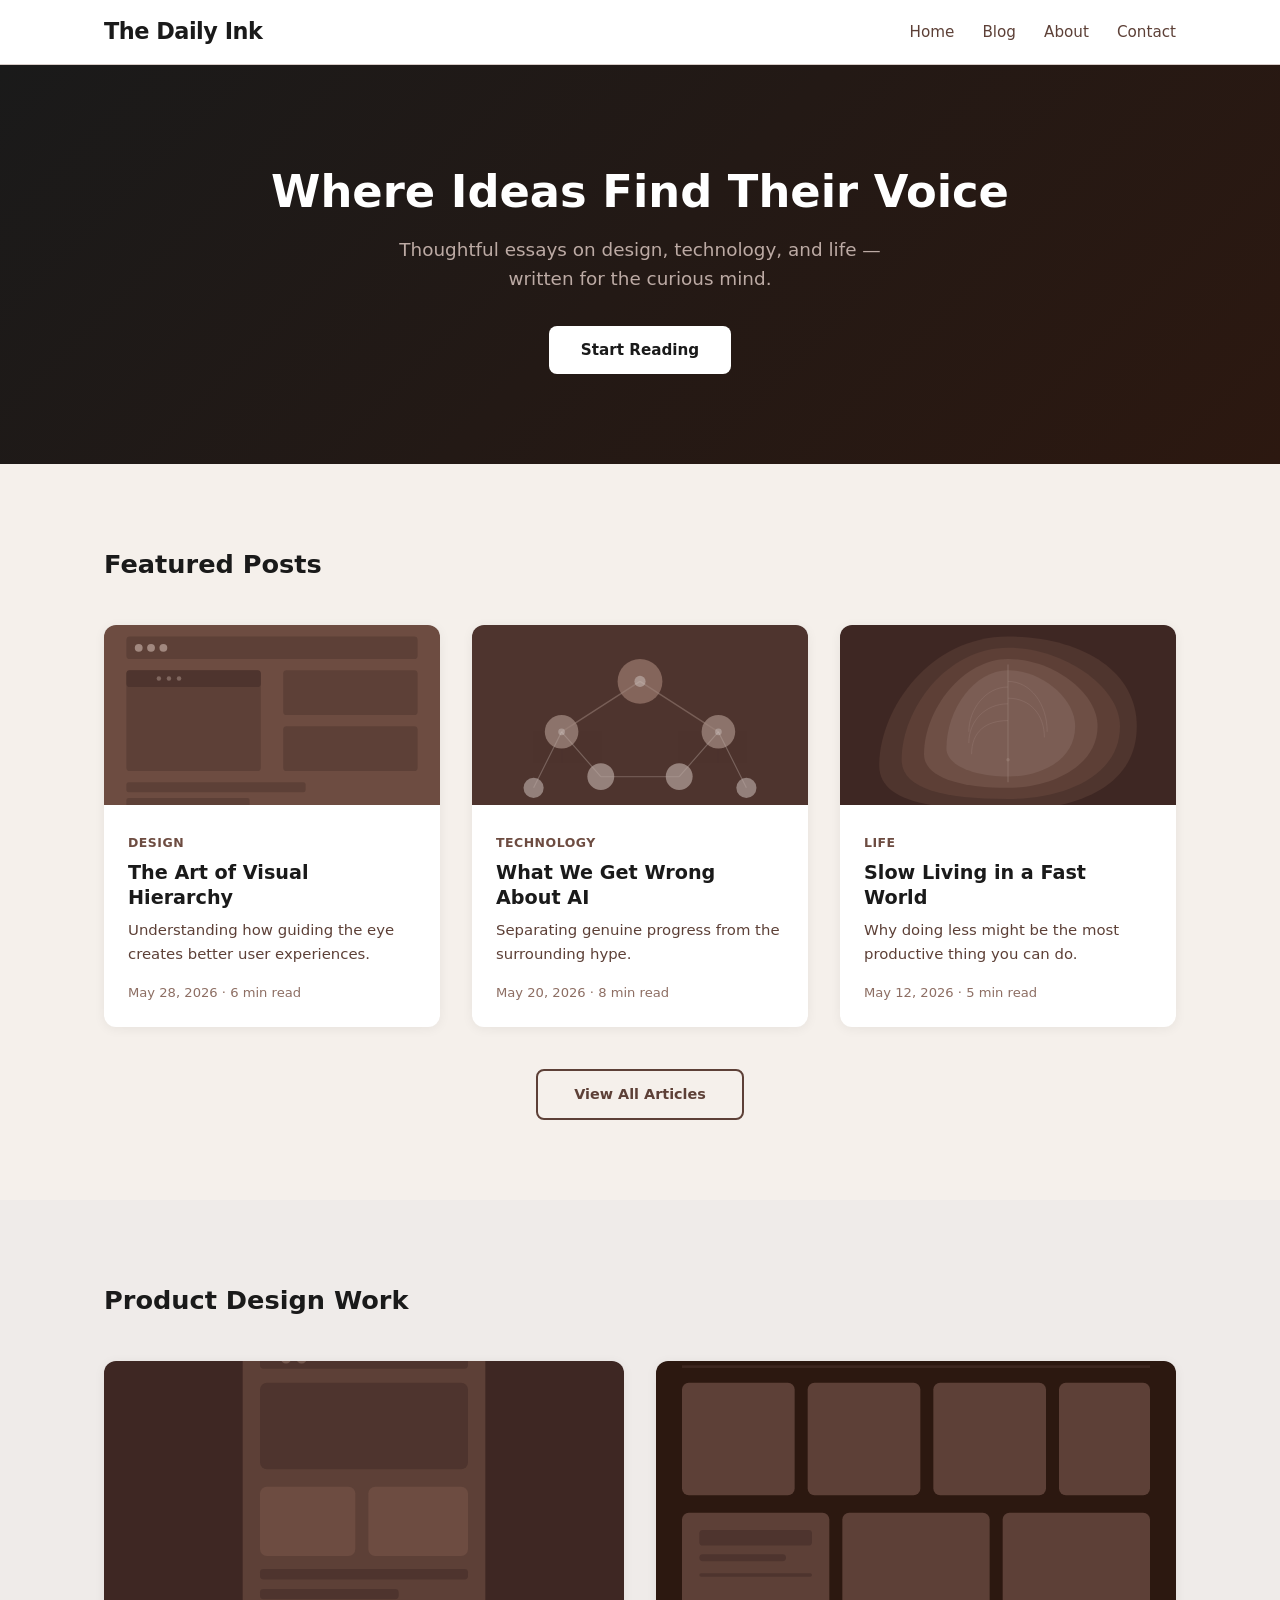
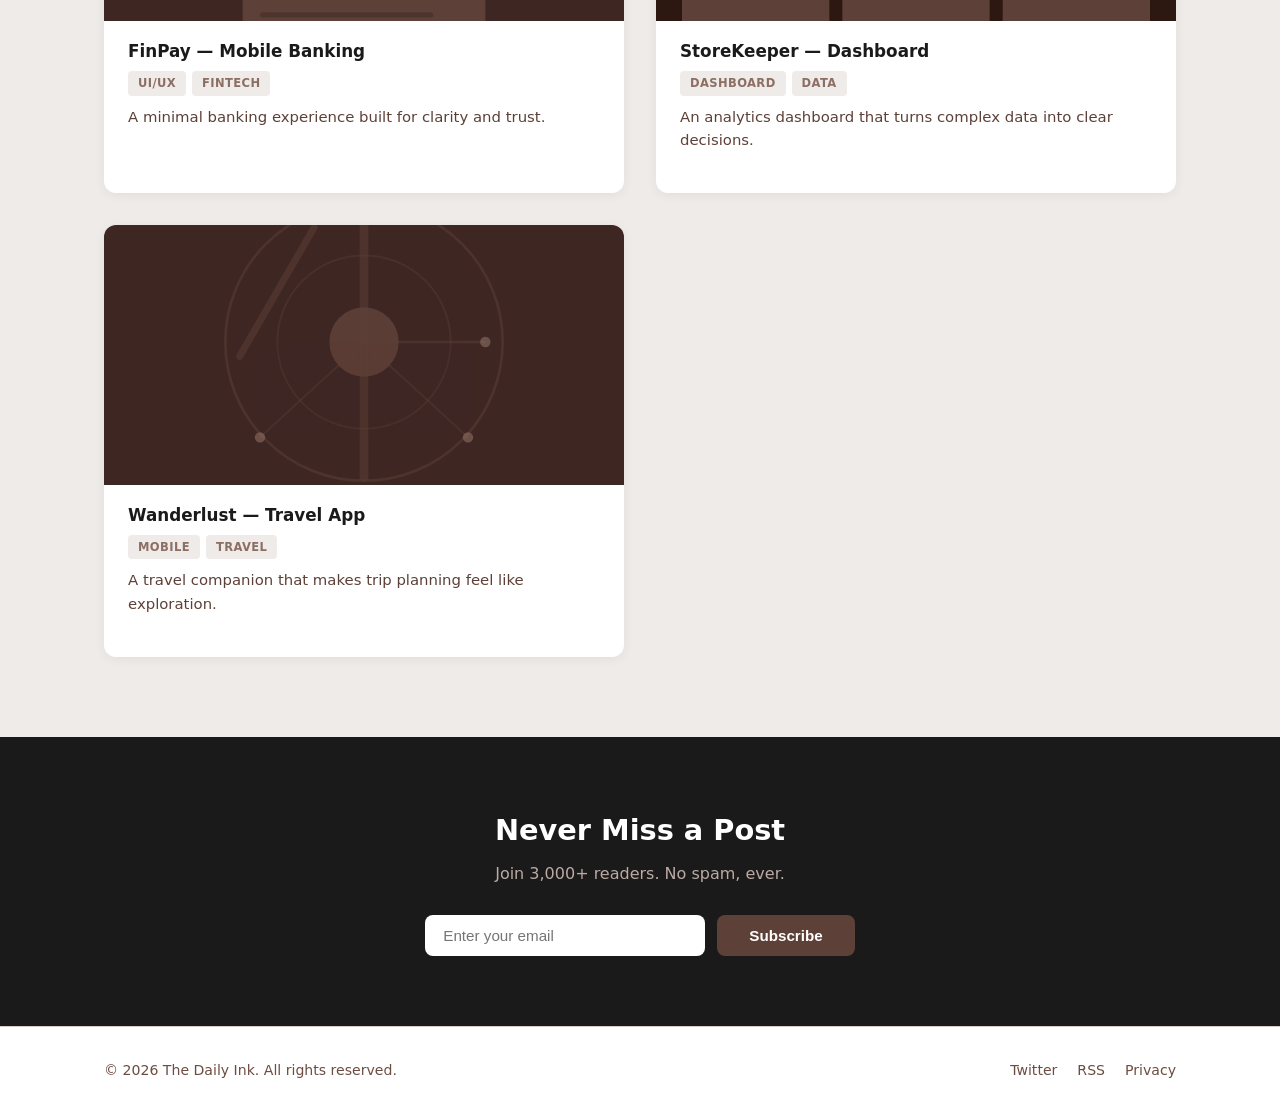
<file: index.html>
<!DOCTYPE html>
<html lang="en">
<head>
  <meta charset="UTF-8" />
  <meta name="viewport" content="width=device-width, initial-scale=1.0" />
  <title>The Daily Ink — Blog</title>
  <link rel="stylesheet" href="style.css" />
</head>
<body>
  <header class="site-header">
    <div class="container header-inner">
      <a href="#" class="logo">The Daily Ink</a>
      <button class="hamburger" id="hamburger" aria-label="Menu">
        <span></span>
        <span></span>
        <span></span>
      </button>
      <nav class="nav" id="nav">
        <a href="#">Home</a>
        <a href="blog.html">Blog</a>
        <a href="about.html">About</a>
        <a href="contact.html">Contact</a>
      </nav>
    </div>
  </header>

  <section class="hero">
    <div class="container hero-inner">
      <h1>Where Ideas Find Their Voice</h1>
      <p>Thoughtful essays on design, technology, and life — written for the curious mind.</p>
      <a href="#" class="btn">Start Reading</a>
    </div>
  </section>

  <section class="featured-posts">
    <div class="container">
      <h2 class="section-title">Featured Posts</h2>
      <div class="posts-grid">
        <a href="post-design.html" class="card">
          <div class="card-img">
            <svg viewBox="0 0 600 360" preserveAspectRatio="xMidYMid slice" xmlns="http://www.w3.org/2000/svg">
              <rect width="600" height="360" fill="#6d4c41"/>
              <rect x="40" y="40" width="520" height="40" rx="6" fill="#5d4037"/>
              <circle cx="62" cy="60" r="7" fill="#a1887f"/>
              <circle cx="84" cy="60" r="7" fill="#a1887f"/>
              <circle cx="106" cy="60" r="7" fill="#a1887f"/>
              <rect x="40" y="100" width="240" height="180" rx="6" fill="#5d4037"/>
              <rect x="40" y="100" width="240" height="30" rx="6" fill="#4e342e"/>
              <rect x="320" y="100" width="240" height="80" rx="6" fill="#5d4037"/>
              <rect x="320" y="200" width="240" height="80" rx="6" fill="#5d4037"/>
              <rect x="40" y="300" width="320" height="18" rx="4" fill="#5d4037"/>
              <rect x="40" y="328" width="220" height="18" rx="4" fill="#5d4037"/>
              <circle cx="98" cy="115" r="4" fill="#a1887f" opacity="0.6"/>
              <circle cx="116" cy="115" r="4" fill="#a1887f" opacity="0.6"/>
              <circle cx="134" cy="115" r="4" fill="#a1887f" opacity="0.6"/>
            </svg>
          </div>
          <div class="card-body">
            <span class="tag">Design</span>
            <h3>The Art of Visual Hierarchy</h3>
            <p class="excerpt">Understanding how guiding the eye creates better user experiences.</p>
            <div class="meta">May 28, 2026 &middot; 6 min read</div>
          </div>
        </a>
        <a href="post-ai.html" class="card">
          <div class="card-img">
            <svg viewBox="0 0 600 360" preserveAspectRatio="xMidYMid slice" xmlns="http://www.w3.org/2000/svg">
              <rect width="600" height="360" fill="#4e342e"/>
              <circle cx="300" cy="120" r="40" fill="#8d6e63" opacity="0.85"/>
              <circle cx="160" cy="210" r="30" fill="#a1887f" opacity="0.75"/>
              <circle cx="440" cy="210" r="30" fill="#a1887f" opacity="0.75"/>
              <circle cx="230" cy="290" r="24" fill="#bcaaa4" opacity="0.65"/>
              <circle cx="370" cy="290" r="24" fill="#bcaaa4" opacity="0.65"/>
              <circle cx="110" cy="310" r="18" fill="#d7ccc8" opacity="0.5"/>
              <circle cx="490" cy="310" r="18" fill="#d7ccc8" opacity="0.5"/>
              <line x1="300" y1="120" x2="160" y2="210" stroke="#a1887f" stroke-width="2.5" opacity="0.5"/>
              <line x1="300" y1="120" x2="440" y2="210" stroke="#a1887f" stroke-width="2.5" opacity="0.5"/>
              <line x1="160" y1="210" x2="230" y2="290" stroke="#bcaaa4" stroke-width="2" opacity="0.4"/>
              <line x1="160" y1="210" x2="110" y2="310" stroke="#bcaaa4" stroke-width="2" opacity="0.4"/>
              <line x1="440" y1="210" x2="370" y2="290" stroke="#bcaaa4" stroke-width="2" opacity="0.4"/>
              <line x1="440" y1="210" x2="490" y2="310" stroke="#bcaaa4" stroke-width="2" opacity="0.4"/>
              <line x1="230" y1="290" x2="370" y2="290" stroke="#bcaaa4" stroke-width="2" opacity="0.3"/>
              <circle cx="300" cy="120" r="10" fill="#fff" opacity="0.3"/>
              <circle cx="160" cy="210" r="6" fill="#fff" opacity="0.25"/>
              <circle cx="440" cy="210" r="6" fill="#fff" opacity="0.25"/>
            </svg>
          </div>
          <div class="card-body">
            <span class="tag">Technology</span>
            <h3>What We Get Wrong About AI</h3>
            <p class="excerpt">Separating genuine progress from the surrounding hype.</p>
            <div class="meta">May 20, 2026 &middot; 8 min read</div>
          </div>
        </a>
        <a href="post-slow-living.html" class="card">
          <div class="card-img">
            <svg viewBox="0 0 600 360" preserveAspectRatio="xMidYMid slice" xmlns="http://www.w3.org/2000/svg">
              <rect width="600" height="360" fill="#3e2723"/>
              <path d="M300 40 C160 40 70 170 70 270 C70 330 150 350 300 350 C420 350 530 310 530 200 C530 100 430 40 300 40Z" fill="#5d4037" opacity="0.55"/>
              <path d="M300 60 C190 60 110 170 110 260 C110 310 180 330 300 330 C400 330 500 290 500 200 C500 130 400 60 300 60Z" fill="#6d4c41" opacity="0.45"/>
              <path d="M300 80 C220 80 150 170 150 250 C150 290 210 310 300 310 C380 310 460 270 460 200 C460 140 380 80 300 80Z" fill="#8d6e63" opacity="0.35"/>
              <path d="M300 100 C240 100 190 170 190 240 C190 270 240 290 300 290 C360 290 420 260 420 200 C420 150 360 100 300 100Z" fill="#a1887f" opacity="0.25"/>
              <line x1="300" y1="90" x2="300" y2="300" stroke="#a1887f" stroke-width="2" opacity="0.45"/>
              <path d="M300 130 C260 130 230 170 230 210" fill="none" stroke="#a1887f" stroke-width="1.5" opacity="0.35"/>
              <path d="M300 160 C260 160 230 190 230 230" fill="none" stroke="#a1887f" stroke-width="1.5" opacity="0.35"/>
              <path d="M300 190 C260 190 235 210 235 250" fill="none" stroke="#a1887f" stroke-width="1.5" opacity="0.35"/>
              <path d="M300 120 C340 120 370 160 370 210" fill="none" stroke="#a1887f" stroke-width="1.5" opacity="0.35"/>
              <path d="M300 150 C340 150 365 180 365 220" fill="none" stroke="#a1887f" stroke-width="1.5" opacity="0.35"/>
              <circle cx="300" cy="260" r="3" fill="#a1887f" opacity="0.5"/>
            </svg>
          </div>
          <div class="card-body">
            <span class="tag">Life</span>
            <h3>Slow Living in a Fast World</h3>
            <p class="excerpt">Why doing less might be the most productive thing you can do.</p>
            <div class="meta">May 12, 2026 &middot; 5 min read</div>
          </div>
        </a>
      </div>
      <div class="section-footer">
        <a href="blog.html" class="btn btn-outline-secondary">View All Articles</a>
      </div>
    </div>
  </section>

  <section class="my-work">
    <div class="container">
      <h2 class="section-title">Product Design Work</h2>
      <div class="work-grid">
        <a href="#" class="work-card">
          <div class="work-thumb">
            <svg viewBox="0 0 600 450" preserveAspectRatio="xMidYMid slice" xmlns="http://www.w3.org/2000/svg">
              <rect width="600" height="450" fill="#3e2723"/>
              <rect x="160" y="40" width="280" height="400" rx="24" fill="#5d4037"/>
              <rect x="180" y="60" width="240" height="24" rx="4" fill="#4e342e"/>
              <circle cx="210" cy="72" r="6" fill="#8d6e63" opacity="0.6"/>
              <circle cx="228" cy="72" r="6" fill="#8d6e63" opacity="0.6"/>
              <rect x="180" y="100" width="240" height="100" rx="8" fill="#4e342e"/>
              <rect x="180" y="220" width="110" height="80" rx="8" fill="#6d4c41"/>
              <rect x="305" y="220" width="115" height="80" rx="8" fill="#6d4c41"/>
              <rect x="180" y="315" width="240" height="12" rx="4" fill="#4e342e"/>
              <rect x="180" y="338" width="160" height="12" rx="4" fill="#4e342e"/>
              <rect x="180" y="365" width="200" height="6" rx="3" fill="#4e342e"/>
              <circle cx="300" cy="410" r="16" fill="#8d6e63" opacity="0.4"/>
            </svg>
            <div class="work-overlay">
              <span class="work-view-btn">View Project</span>
            </div>
          </div>
          <div class="work-body">
            <h3>FinPay — Mobile Banking</h3>
            <div class="work-tags">
              <span>UI/UX</span>
              <span>FinTech</span>
            </div>
            <p class="excerpt">A minimal banking experience built for clarity and trust.</p>

          </div>
        </a>
        <a href="#" class="work-card">
          <div class="work-thumb">
            <svg viewBox="0 0 600 450" preserveAspectRatio="xMidYMid slice" xmlns="http://www.w3.org/2000/svg">
              <rect width="600" height="450" fill="#2c1810"/>
              <rect x="30" y="30" width="540" height="30" rx="6" fill="#4e342e"/>
              <circle cx="55" cy="45" r="7" fill="#8d6e63"/>
              <circle cx="77" cy="45" r="7" fill="#8d6e63"/>
              <circle cx="99" cy="45" r="7" fill="#8d6e63"/>
              <rect x="30" y="80" width="540" height="3" fill="#4e342e" opacity="0.5"/>
              <rect x="30" y="100" width="130" height="130" rx="8" fill="#5d4037"/>
              <rect x="175" y="100" width="130" height="130" rx="8" fill="#5d4037"/>
              <rect x="320" y="100" width="130" height="130" rx="8" fill="#5d4037"/>
              <rect x="465" y="100" width="105" height="130" rx="8" fill="#5d4037"/>
              <rect x="30" y="250" width="170" height="170" rx="8" fill="#5d4037"/>
              <rect x="215" y="250" width="170" height="170" rx="8" fill="#5d4037"/>
              <rect x="400" y="250" width="170" height="170" rx="8" fill="#5d4037"/>
              <rect x="50" y="270" width="130" height="18" rx="4" fill="#4e342e"/>
              <rect x="50" y="298" width="100" height="8" rx="4" fill="#4e342e"/>
              <rect x="50" y="320" width="130" height="4" rx="2" fill="#4e342e"/>
              <path d="M100 420 L50 390 L150 390 Z" fill="#6d4c41" opacity="0.4"/>
            </svg>
            <div class="work-overlay">
              <span class="work-view-btn">View Project</span>
            </div>
          </div>
          <div class="work-body">
            <h3>StoreKeeper — Dashboard</h3>
            <div class="work-tags">
              <span>Dashboard</span>
              <span>Data</span>
            </div>
            <p class="excerpt">An analytics dashboard that turns complex data into clear decisions.</p>

          </div>
        </a>
        <a href="#" class="work-card">
          <div class="work-thumb">
            <svg viewBox="0 0 600 450" preserveAspectRatio="xMidYMid slice" xmlns="http://www.w3.org/2000/svg">
              <rect width="600" height="450" fill="#3e2723"/>
              <circle cx="300" cy="210" r="160" fill="none" stroke="#5d4037" stroke-width="3" opacity="0.5"/>
              <circle cx="300" cy="210" r="100" fill="none" stroke="#5d4037" stroke-width="2" opacity="0.4"/>
              <circle cx="300" cy="210" r="40" fill="#6d4c41" opacity="0.6"/>
              <rect x="180" y="120" width="8" height="180" rx="4" fill="#5d4037" opacity="0.5" transform="rotate(30 300 210)"/>
              <rect x="295" y="50" width="10" height="320" rx="4" fill="#5d4037" opacity="0.5"/>
              <path d="M300 210 L440 210" stroke="#5d4037" stroke-width="3" opacity="0.5"/>
              <path d="M300 210 L180 320" stroke="#5d4037" stroke-width="2" opacity="0.4"/>
              <path d="M300 210 L420 320" stroke="#5d4037" stroke-width="2" opacity="0.4"/>
              <circle cx="440" cy="210" r="6" fill="#8d6e63" opacity="0.6"/>
              <circle cx="180" cy="320" r="6" fill="#8d6e63" opacity="0.6"/>
              <circle cx="420" cy="320" r="6" fill="#8d6e63" opacity="0.6"/>
              <circle cx="300" cy="50" r="6" fill="#8d6e63" opacity="0.6"/>
            </svg>
            <div class="work-overlay">
              <span class="work-view-btn">View Project</span>
            </div>
          </div>
          <div class="work-body">
            <h3>Wanderlust — Travel App</h3>
            <div class="work-tags">
              <span>Mobile</span>
              <span>Travel</span>
            </div>
            <p class="excerpt">A travel companion that makes trip planning feel like exploration.</p>

          </div>
        </a>
      </div>
    </div>
  </section>

  <section class="newsletter">
    <div class="container newsletter-inner">
      <h2>Never Miss a Post</h2>
      <p>Join 3,000+ readers. No spam, ever.</p>
      <form class="newsletter-form">
        <input type="email" placeholder="Enter your email" required />
        <button type="submit" class="btn">Subscribe</button>
      </form>
    </div>
  </section>

  <script>
    const hamburger = document.getElementById('hamburger');
    const nav = document.getElementById('nav');
    hamburger.addEventListener('click', () => {
      nav.classList.toggle('nav-open');
      hamburger.classList.toggle('open');
    });
  </script>

  <footer class="site-footer">
    <div class="container footer-inner">
      <p>&copy; 2026 The Daily Ink. All rights reserved.</p>
      <div class="footer-links">
        <a href="#">Twitter</a>
        <a href="#">RSS</a>
        <a href="#">Privacy</a>
      </div>
    </div>
  </footer>
</body>
</html>
</file>
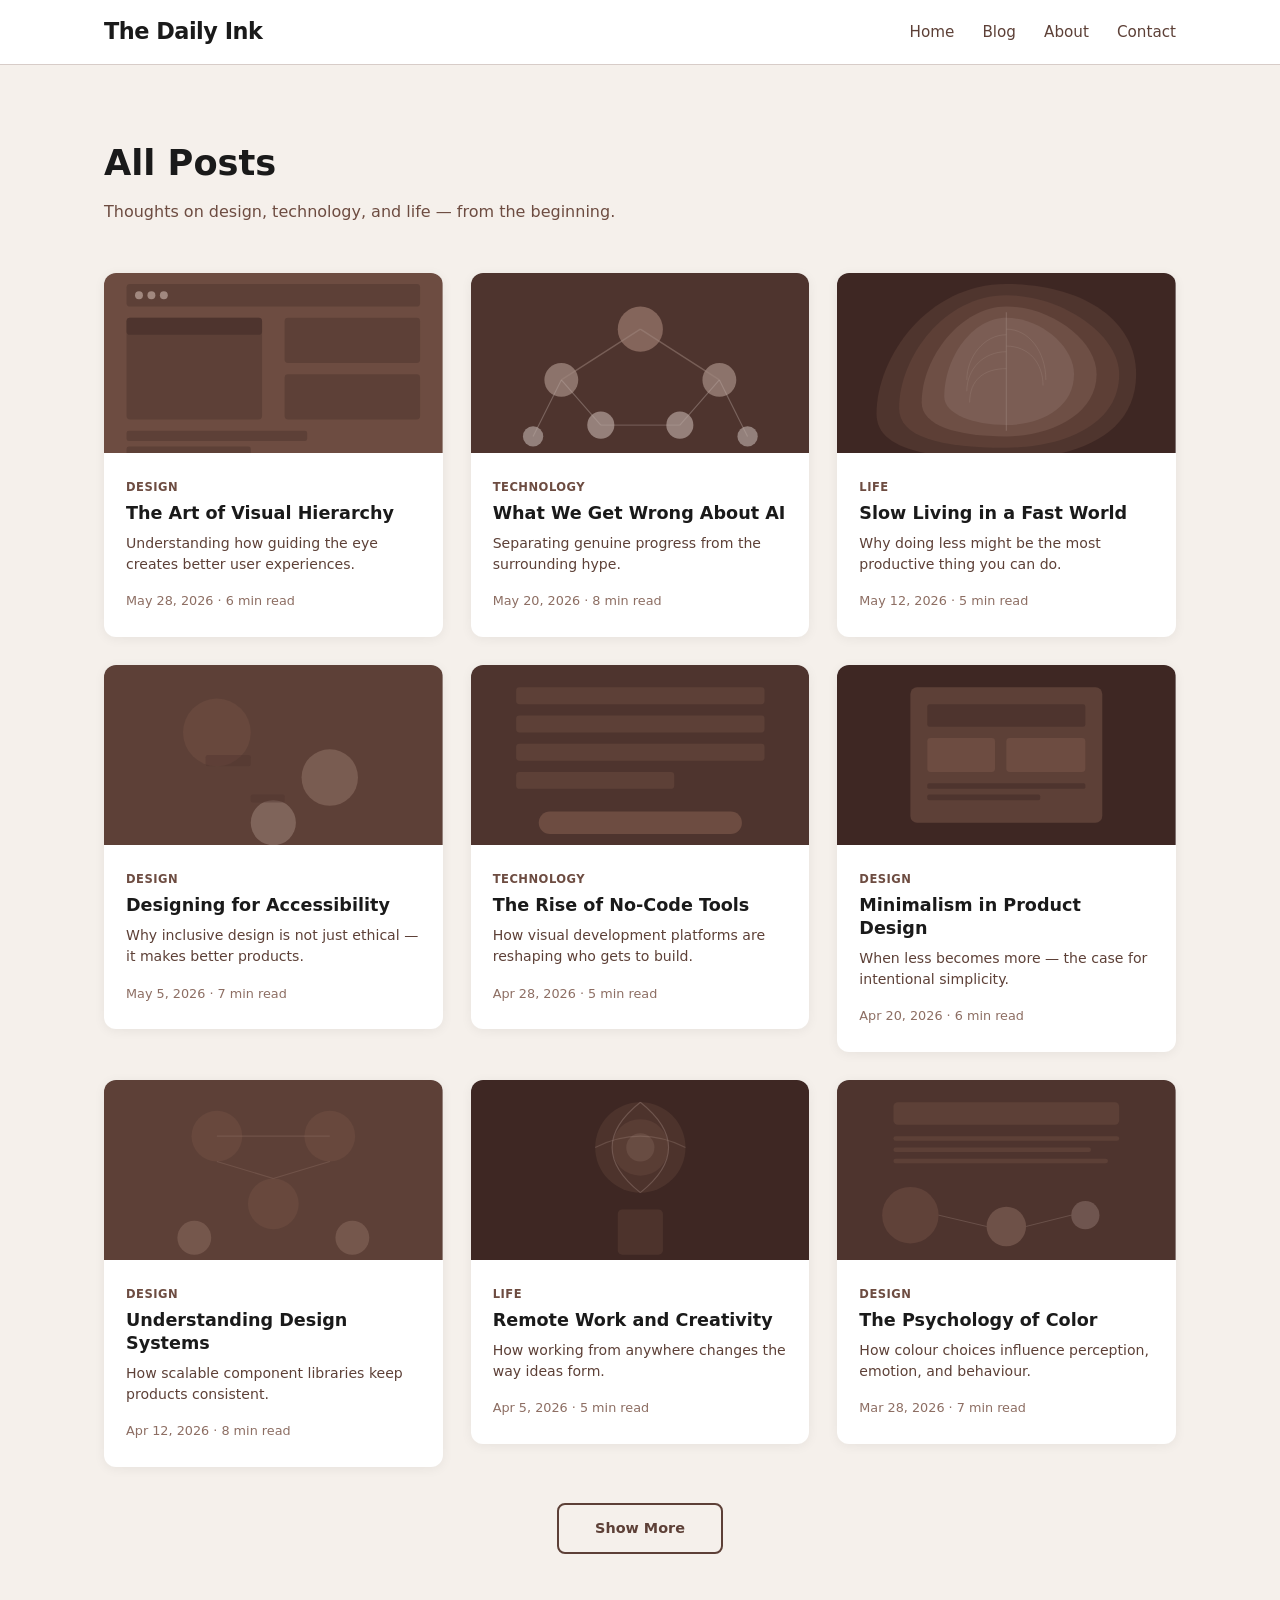
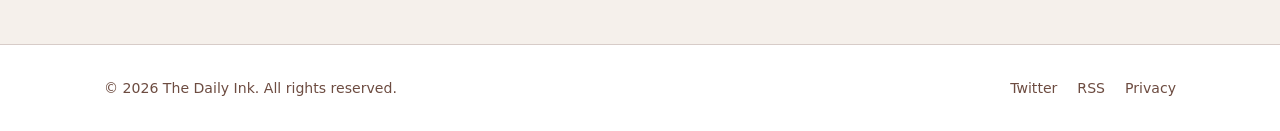
<file: blog.html>
<!DOCTYPE html>
<html lang="en">
<head>
  <meta charset="UTF-8" />
  <meta name="viewport" content="width=device-width, initial-scale=1.0" />
  <title>All Posts — The Daily Ink</title>
  <link rel="stylesheet" href="style.css" />
</head>
<body>
  <header class="site-header">
    <div class="container header-inner">
      <a href="index.html" class="logo">The Daily Ink</a>
      <button class="hamburger" id="hamburger" aria-label="Menu">
        <span></span>
        <span></span>
        <span></span>
      </button>
      <nav class="nav" id="nav">
        <a href="index.html">Home</a>
        <a href="blog.html">Blog</a>
        <a href="about.html">About</a>
        <a href="contact.html">Contact</a>
      </nav>
    </div>
  </header>

  <section class="blog-archive">
    <div class="container">
      <h1 class="archive-title">All Posts</h1>
      <p class="archive-subtitle">Thoughts on design, technology, and life — from the beginning.</p>

      <div class="archive-grid">
        <a href="post-design.html" class="archive-card">
          <div class="archive-card-img">
            <svg viewBox="0 0 600 360" preserveAspectRatio="xMidYMid slice" xmlns="http://www.w3.org/2000/svg">
              <rect width="600" height="360" fill="#6d4c41"/>
              <rect x="40" y="40" width="520" height="40" rx="6" fill="#5d4037"/>
              <circle cx="62" cy="60" r="7" fill="#a1887f"/>
              <circle cx="84" cy="60" r="7" fill="#a1887f"/>
              <circle cx="106" cy="60" r="7" fill="#a1887f"/>
              <rect x="40" y="100" width="240" height="180" rx="6" fill="#5d4037"/>
              <rect x="40" y="100" width="240" height="30" rx="6" fill="#4e342e"/>
              <rect x="320" y="100" width="240" height="80" rx="6" fill="#5d4037"/>
              <rect x="320" y="200" width="240" height="80" rx="6" fill="#5d4037"/>
              <rect x="40" y="300" width="320" height="18" rx="4" fill="#5d4037"/>
              <rect x="40" y="328" width="220" height="18" rx="4" fill="#5d4037"/>
            </svg>
          </div>
          <div class="archive-card-body">
            <span class="archive-card-tag">Design</span>
            <h2>The Art of Visual Hierarchy</h2>
            <p>Understanding how guiding the eye creates better user experiences.</p>
            <span class="archive-card-meta">May 28, 2026 · 6 min read</span>
          </div>
        </a>

        <a href="post-ai.html" class="archive-card">
          <div class="archive-card-img">
            <svg viewBox="0 0 600 360" preserveAspectRatio="xMidYMid slice" xmlns="http://www.w3.org/2000/svg">
              <rect width="600" height="360" fill="#4e342e"/>
              <circle cx="300" cy="120" r="40" fill="#8d6e63" opacity="0.85"/>
              <circle cx="160" cy="210" r="30" fill="#a1887f" opacity="0.75"/>
              <circle cx="440" cy="210" r="30" fill="#a1887f" opacity="0.75"/>
              <circle cx="230" cy="290" r="24" fill="#bcaaa4" opacity="0.65"/>
              <circle cx="370" cy="290" r="24" fill="#bcaaa4" opacity="0.65"/>
              <circle cx="110" cy="310" r="18" fill="#d7ccc8" opacity="0.5"/>
              <circle cx="490" cy="310" r="18" fill="#d7ccc8" opacity="0.5"/>
              <line x1="300" y1="120" x2="160" y2="210" stroke="#a1887f" stroke-width="2.5" opacity="0.5"/>
              <line x1="300" y1="120" x2="440" y2="210" stroke="#a1887f" stroke-width="2.5" opacity="0.5"/>
              <line x1="160" y1="210" x2="230" y2="290" stroke="#bcaaa4" stroke-width="2" opacity="0.4"/>
              <line x1="160" y1="210" x2="110" y2="310" stroke="#bcaaa4" stroke-width="2" opacity="0.4"/>
              <line x1="440" y1="210" x2="370" y2="290" stroke="#bcaaa4" stroke-width="2" opacity="0.4"/>
              <line x1="440" y1="210" x2="490" y2="310" stroke="#bcaaa4" stroke-width="2" opacity="0.4"/>
              <line x1="230" y1="290" x2="370" y2="290" stroke="#bcaaa4" stroke-width="2" opacity="0.3"/>
            </svg>
          </div>
          <div class="archive-card-body">
            <span class="archive-card-tag">Technology</span>
            <h2>What We Get Wrong About AI</h2>
            <p>Separating genuine progress from the surrounding hype.</p>
            <span class="archive-card-meta">May 20, 2026 · 8 min read</span>
          </div>
        </a>

        <a href="post-slow-living.html" class="archive-card">
          <div class="archive-card-img">
            <svg viewBox="0 0 600 360" preserveAspectRatio="xMidYMid slice" xmlns="http://www.w3.org/2000/svg">
              <rect width="600" height="360" fill="#3e2723"/>
              <path d="M300 40 C160 40 70 170 70 270 C70 330 150 350 300 350 C420 350 530 310 530 200 C530 100 430 40 300 40Z" fill="#5d4037" opacity="0.55"/>
              <path d="M300 60 C190 60 110 170 110 260 C110 310 180 330 300 330 C400 330 500 290 500 200 C500 130 400 60 300 60Z" fill="#6d4c41" opacity="0.45"/>
              <path d="M300 80 C220 80 150 170 150 250 C150 290 210 310 300 310 C380 310 460 270 460 200 C460 140 380 80 300 80Z" fill="#8d6e63" opacity="0.35"/>
              <path d="M300 100 C240 100 190 170 190 240 C190 270 240 290 300 290 C360 290 420 260 420 200 C420 150 360 100 300 100Z" fill="#a1887f" opacity="0.25"/>
              <line x1="300" y1="90" x2="300" y2="300" stroke="#a1887f" stroke-width="2" opacity="0.45"/>
              <path d="M300 130 C260 130 230 170 230 210" fill="none" stroke="#a1887f" stroke-width="1.5" opacity="0.35"/>
              <path d="M300 160 C260 160 230 190 230 230" fill="none" stroke="#a1887f" stroke-width="1.5" opacity="0.35"/>
              <path d="M300 190 C260 190 235 210 235 250" fill="none" stroke="#a1887f" stroke-width="1.5" opacity="0.35"/>
              <path d="M300 120 C340 120 370 160 370 210" fill="none" stroke="#a1887f" stroke-width="1.5" opacity="0.35"/>
              <path d="M300 150 C340 150 365 180 365 220" fill="none" stroke="#a1887f" stroke-width="1.5" opacity="0.35"/>
            </svg>
          </div>
          <div class="archive-card-body">
            <span class="archive-card-tag">Life</span>
            <h2>Slow Living in a Fast World</h2>
            <p>Why doing less might be the most productive thing you can do.</p>
            <span class="archive-card-meta">May 12, 2026 · 5 min read</span>
          </div>
        </a>

        <a href="#" class="archive-card">
          <div class="archive-card-img">
            <svg viewBox="0 0 600 360" preserveAspectRatio="xMidYMid slice" xmlns="http://www.w3.org/2000/svg">
              <rect width="600" height="360" fill="#5d4037"/>
              <circle cx="200" cy="140" r="60" fill="#6d4c41" opacity="0.7"/>
              <circle cx="400" cy="220" r="50" fill="#8d6e63" opacity="0.6"/>
              <circle cx="300" cy="300" r="40" fill="#a1887f" opacity="0.5"/>
              <rect x="180" y="180" width="80" height="20" rx="4" fill="#4e342e" opacity="0.4"/>
              <rect x="260" y="250" width="60" height="14" rx="3" fill="#4e342e" opacity="0.4"/>
            </svg>
          </div>
          <div class="archive-card-body">
            <span class="archive-card-tag">Design</span>
            <h2>Designing for Accessibility</h2>
            <p>Why inclusive design is not just ethical — it makes better products.</p>
            <span class="archive-card-meta">May 5, 2026 · 7 min read</span>
          </div>
        </a>

        <a href="#" class="archive-card">
          <div class="archive-card-img">
            <svg viewBox="0 0 600 360" preserveAspectRatio="xMidYMid slice" xmlns="http://www.w3.org/2000/svg">
              <rect width="600" height="360" fill="#4e342e"/>
              <rect x="80" y="60" width="440" height="30" rx="6" fill="#5d4037"/>
              <rect x="80" y="110" width="440" height="30" rx="6" fill="#5d4037"/>
              <rect x="80" y="160" width="440" height="30" rx="6" fill="#5d4037"/>
              <rect x="80" y="210" width="280" height="30" rx="6" fill="#5d4037"/>
              <rect x="120" y="280" width="360" height="40" rx="20" fill="#6d4c41"/>
            </svg>
          </div>
          <div class="archive-card-body">
            <span class="archive-card-tag">Technology</span>
            <h2>The Rise of No-Code Tools</h2>
            <p>How visual development platforms are reshaping who gets to build.</p>
            <span class="archive-card-meta">Apr 28, 2026 · 5 min read</span>
          </div>
        </a>

        <a href="#" class="archive-card">
          <div class="archive-card-img">
            <svg viewBox="0 0 600 360" preserveAspectRatio="xMidYMid slice" xmlns="http://www.w3.org/2000/svg">
              <rect width="600" height="360" fill="#3e2723"/>
              <rect x="130" y="60" width="340" height="240" rx="12" fill="#5d4037"/>
              <rect x="160" y="90" width="280" height="40" rx="4" fill="#4e342e"/>
              <rect x="160" y="150" width="120" height="60" rx="6" fill="#6d4c41"/>
              <rect x="300" y="150" width="140" height="60" rx="6" fill="#6d4c41"/>
              <rect x="160" y="230" width="280" height="10" rx="3" fill="#4e342e"/>
              <rect x="160" y="250" width="200" height="10" rx="3" fill="#4e342e"/>
            </svg>
          </div>
          <div class="archive-card-body">
            <span class="archive-card-tag">Design</span>
            <h2>Minimalism in Product Design</h2>
            <p>When less becomes more — the case for intentional simplicity.</p>
            <span class="archive-card-meta">Apr 20, 2026 · 6 min read</span>
          </div>
        </a>

        <a href="#" class="archive-card">
          <div class="archive-card-img">
            <svg viewBox="0 0 600 360" preserveAspectRatio="xMidYMid slice" xmlns="http://www.w3.org/2000/svg">
              <rect width="600" height="360" fill="#5d4037"/>
              <circle cx="200" cy="120" r="45" fill="#6d4c41" opacity="0.7"/>
              <circle cx="400" cy="120" r="45" fill="#6d4c41" opacity="0.7"/>
              <circle cx="300" cy="240" r="45" fill="#6d4c41" opacity="0.7"/>
              <circle cx="160" cy="300" r="30" fill="#8d6e63" opacity="0.5"/>
              <circle cx="440" cy="300" r="30" fill="#8d6e63" opacity="0.5"/>
              <line x1="200" y1="165" x2="300" y2="195" stroke="#8d6e63" stroke-width="2" opacity="0.4"/>
              <line x1="400" y1="165" x2="300" y2="195" stroke="#8d6e63" stroke-width="2" opacity="0.4"/>
              <line x1="200" y1="120" x2="400" y2="120" stroke="#8d6e63" stroke-width="2" opacity="0.4"/>
            </svg>
          </div>
          <div class="archive-card-body">
            <span class="archive-card-tag">Design</span>
            <h2>Understanding Design Systems</h2>
            <p>How scalable component libraries keep products consistent.</p>
            <span class="archive-card-meta">Apr 12, 2026 · 8 min read</span>
          </div>
        </a>

        <a href="#" class="archive-card">
          <div class="archive-card-img">
            <svg viewBox="0 0 600 360" preserveAspectRatio="xMidYMid slice" xmlns="http://www.w3.org/2000/svg">
              <rect width="600" height="360" fill="#3e2723"/>
              <circle cx="300" cy="140" r="80" fill="#5d4037" opacity="0.5"/>
              <circle cx="300" cy="140" r="50" fill="#6d4c41" opacity="0.4"/>
              <circle cx="300" cy="140" r="25" fill="#8d6e63" opacity="0.3"/>
              <path d="M300 60 Q200 140 300 220" fill="none" stroke="#a1887f" stroke-width="2" opacity="0.4"/>
              <path d="M300 60 Q400 140 300 220" fill="none" stroke="#a1887f" stroke-width="2" opacity="0.4"/>
              <path d="M220 140 Q300 100 380 140" fill="none" stroke="#a1887f" stroke-width="2" opacity="0.3"/>
              <rect x="260" y="250" width="80" height="80" rx="8" fill="#5d4037" opacity="0.5"/>
            </svg>
          </div>
          <div class="archive-card-body">
            <span class="archive-card-tag">Life</span>
            <h2>Remote Work and Creativity</h2>
            <p>How working from anywhere changes the way ideas form.</p>
            <span class="archive-card-meta">Apr 5, 2026 · 5 min read</span>
          </div>
        </a>

        <a href="#" class="archive-card">
          <div class="archive-card-img">
            <svg viewBox="0 0 600 360" preserveAspectRatio="xMidYMid slice" xmlns="http://www.w3.org/2000/svg">
              <rect width="600" height="360" fill="#4e342e"/>
              <rect x="100" y="60" width="400" height="40" rx="8" fill="#5d4037"/>
              <rect x="100" y="120" width="400" height="8" rx="4" fill="#5d4037"/>
              <rect x="100" y="140" width="350" height="8" rx="4" fill="#5d4037"/>
              <rect x="100" y="160" width="380" height="8" rx="4" fill="#5d4037"/>
              <circle cx="130" cy="260" r="50" fill="#6d4c41" opacity="0.6"/>
              <circle cx="300" cy="280" r="35" fill="#8d6e63" opacity="0.5"/>
              <circle cx="440" cy="260" r="25" fill="#a1887f" opacity="0.4"/>
              <line x1="180" y1="260" x2="265" y2="280" stroke="#a1887f" stroke-width="1.5" opacity="0.4"/>
              <line x1="335" y1="280" x2="415" y2="260" stroke="#a1887f" stroke-width="1.5" opacity="0.4"/>
            </svg>
          </div>
          <div class="archive-card-body">
            <span class="archive-card-tag">Design</span>
            <h2>The Psychology of Color</h2>
            <p>How colour choices influence perception, emotion, and behaviour.</p>
            <span class="archive-card-meta">Mar 28, 2026 · 7 min read</span>
          </div>
        </a>

        <input type="checkbox" id="show-more-toggle" class="show-more-toggle">

        <a href="#" class="archive-card hidden-card">
          <div class="archive-card-img">
            <svg viewBox="0 0 600 360" preserveAspectRatio="xMidYMid slice" xmlns="http://www.w3.org/2000/svg">
              <rect width="600" height="360" fill="#2c1810"/>
              <rect x="100" y="80" width="400" height="30" rx="6" fill="#4e342e"/>
              <rect x="100" y="130" width="400" height="30" rx="6" fill="#4e342e"/>
              <rect x="100" y="180" width="250" height="30" rx="6" fill="#4e342e"/>
              <path d="M100 260 Q300 320 500 260" fill="none" stroke="#6d4c41" stroke-width="3" opacity="0.5"/>
              <circle cx="200" cy="270" r="6" fill="#8d6e63" opacity="0.6"/>
              <circle cx="300" cy="290" r="6" fill="#8d6e63" opacity="0.6"/>
              <circle cx="400" cy="270" r="6" fill="#8d6e63" opacity="0.6"/>
            </svg>
          </div>
          <div class="archive-card-body">
            <span class="archive-card-tag">Technology</span>
            <h2>Building in Public</h2>
            <p>Why sharing your process openly can lead to better outcomes.</p>
            <span class="archive-card-meta">Mar 20, 2026 · 4 min read</span>
          </div>
        </a>

        <a href="#" class="archive-card hidden-card">
          <div class="archive-card-img">
            <svg viewBox="0 0 600 360" preserveAspectRatio="xMidYMid slice" xmlns="http://www.w3.org/2000/svg">
              <rect width="600" height="360" fill="#3e2723"/>
              <path d="M300 70 C200 70 140 160 140 230 C140 280 200 310 300 310 C380 310 460 270 460 200 C460 130 380 70 300 70Z" fill="#5d4037" opacity="0.5"/>
              <path d="M300 100 C230 100 180 170 180 230 C180 260 230 280 300 280 C360 280 420 250 420 200 C420 150 360 100 300 100Z" fill="#6d4c41" opacity="0.4"/>
              <path d="M300 130 C250 130 220 180 220 230 C220 250 250 260 300 260 C340 260 380 240 380 200 C380 170 340 130 300 130Z" fill="#8d6e63" opacity="0.3"/>
              <line x1="300" y1="100" x2="300" y2="280" stroke="#a1887f" stroke-width="2" opacity="0.4"/>
              <circle cx="300" cy="220" r="4" fill="#a1887f" opacity="0.5"/>
            </svg>
          </div>
          <div class="archive-card-body">
            <span class="archive-card-tag">Life</span>
            <h2>On Creative Blocks</h2>
            <p>Why creative slumps happen and how to work through them.</p>
            <span class="archive-card-meta">Mar 12, 2026 · 6 min read</span>
          </div>
        </a>

        <a href="#" class="archive-card hidden-card">
          <div class="archive-card-img">
            <svg viewBox="0 0 600 360" preserveAspectRatio="xMidYMid slice" xmlns="http://www.w3.org/2000/svg">
              <rect width="600" height="360" fill="#2c1810"/>
              <circle cx="300" cy="180" r="100" fill="none" stroke="#5d4037" stroke-width="3" opacity="0.5"/>
              <circle cx="300" cy="180" r="60" fill="none" stroke="#5d4037" stroke-width="2" opacity="0.4"/>
              <circle cx="300" cy="180" r="20" fill="#6d4c41" opacity="0.6"/>
              <path d="M300 80 L320 160 L380 200 L320 240 L300 280 L280 240 L220 200 L280 160 Z" fill="none" stroke="#8d6e63" stroke-width="2" opacity="0.4"/>
              <rect x="260" y="310" width="80" height="20" rx="4" fill="#5d4037" opacity="0.4"/>
            </svg>
          </div>
          <div class="archive-card-body">
            <span class="archive-card-tag">Technology</span>
            <h2>Ethics in AI Design</h2>
            <p>Navigating responsibility when designing with artificial intelligence.</p>
            <span class="archive-card-meta">Mar 5, 2026 · 9 min read</span>
          </div>
        </a>

        <label for="show-more-toggle" class="show-more-btn">
          <span class="show-text">Show More</span>
          <span class="hide-text">Show Less</span>
        </label>
      </div>
    </div>
  </section>

  <footer class="site-footer">
    <div class="container footer-inner">
      <p>&copy; 2026 The Daily Ink. All rights reserved.</p>
      <div class="footer-links">
        <a href="#">Twitter</a>
        <a href="#">RSS</a>
        <a href="#">Privacy</a>
      </div>
    </div>
  </footer>

  <script>
    const hamburger = document.getElementById('hamburger');
    const nav = document.getElementById('nav');
    hamburger.addEventListener('click', () => {
      nav.classList.toggle('nav-open');
      hamburger.classList.toggle('open');
    });
  </script>
</body>
</html>
</file>
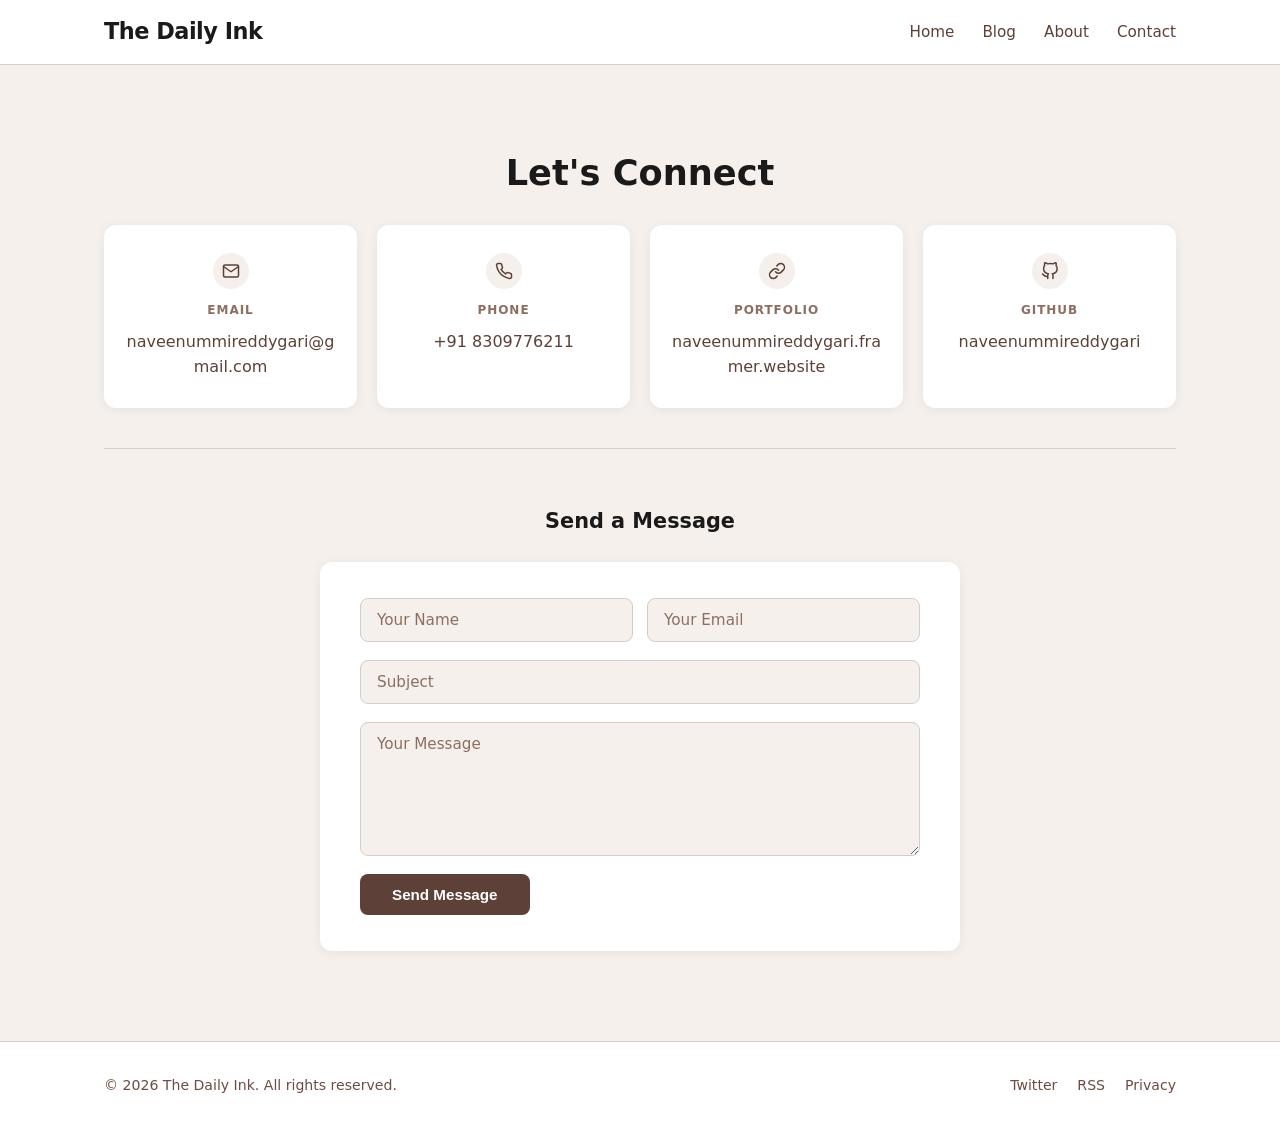
<file: contact.html>
<!DOCTYPE html>
<html lang="en">
<head>
  <meta charset="UTF-8" />
  <meta name="viewport" content="width=device-width, initial-scale=1.0" />
  <title>Contact — The Daily Ink</title>
  <link rel="stylesheet" href="style.css" />
</head>
<body>
  <header class="site-header">
    <div class="container header-inner">
      <a href="index.html" class="logo">The Daily Ink</a>
      <button class="hamburger" id="hamburger" aria-label="Menu">
        <span></span>
        <span></span>
        <span></span>
      </button>
      <nav class="nav" id="nav">
        <a href="index.html">Home</a>
        <a href="blog.html">Blog</a>
        <a href="about.html">About</a>
        <a href="contact.html">Contact</a>
      </nav>
    </div>
  </header>

  <section class="contact-page">
    <div class="container">
      <div class="contact-top">
        <h1>Let's Connect</h1>
        <div class="contact-cards">
          <a href="mailto:naveenummireddygari@gmail.com" class="contact-card">
            <span class="contact-card-icon">
              <svg width="18" height="18" viewBox="0 0 24 24" fill="none" stroke="currentColor" stroke-width="2" stroke-linecap="round" stroke-linejoin="round"><path d="M4 4h16c1.1 0 2 .9 2 2v12c0 1.1-.9 2-2 2H4c-1.1 0-2-.9-2-2V6c0-1.1.9-2 2-2z"/><polyline points="22,6 12,13 2,6"/></svg>
            </span>
            <span class="contact-card-label">Email</span>
            <span class="contact-card-value">naveenummireddygari@gmail.com</span>
          </a>
          <a href="tel:+918309776211" class="contact-card">
            <span class="contact-card-icon">
              <svg width="18" height="18" viewBox="0 0 24 24" fill="none" stroke="currentColor" stroke-width="2" stroke-linecap="round" stroke-linejoin="round"><path d="M22 16.92v3a2 2 0 0 1-2.18 2 19.79 19.79 0 0 1-8.63-3.07 19.5 19.5 0 0 1-6-6 19.79 19.79 0 0 1-3.07-8.67A2 2 0 0 1 4.11 2h3a2 2 0 0 1 2 1.72 12.84 12.84 0 0 0 .7 2.81 2 2 0 0 1-.45 2.11L8.09 9.91a16 16 0 0 0 6 6l1.27-1.27a2 2 0 0 1 2.11-.45 12.84 12.84 0 0 0 2.81.7A2 2 0 0 1 22 16.92z"/></svg>
            </span>
            <span class="contact-card-label">Phone</span>
            <span class="contact-card-value">+91 8309776211</span>
          </a>
          <a href="https://naveenummireddygari.framer.website/" target="_blank" class="contact-card">
            <span class="contact-card-icon">
              <svg width="18" height="18" viewBox="0 0 24 24" fill="none" stroke="currentColor" stroke-width="2" stroke-linecap="round" stroke-linejoin="round"><path d="M10 13a5 5 0 0 0 7.54.54l3-3a5 5 0 0 0-7.07-7.07l-1.72 1.71"/><path d="M14 11a5 5 0 0 0-7.54-.54l-3 3a5 5 0 0 0 7.07 7.07l1.71-1.71"/></svg>
            </span>
            <span class="contact-card-label">Portfolio</span>
            <span class="contact-card-value">naveenummireddygari.framer.website</span>
          </a>
          <a href="https://github.com/naveenummireddygari" target="_blank" class="contact-card">
            <span class="contact-card-icon">
              <svg width="18" height="18" viewBox="0 0 24 24" fill="none" stroke="currentColor" stroke-width="2" stroke-linecap="round" stroke-linejoin="round"><path d="M9 19c-5 1.5-5-2.5-7-3m14 6v-3.87a3.37 3.37 0 0 0-.94-2.61c3.14-.35 6.44-1.54 6.44-7A5.44 5.44 0 0 0 20 4.77 5.07 5.07 0 0 0 19.91 1S18.73.65 16 2.48a13.38 13.38 0 0 0-7 0C6.27.65 5.09 1 5.09 1A5.07 5.07 0 0 0 5 4.77a5.44 5.44 0 0 0-1.5 3.78c0 5.42 3.3 6.61 6.44 7A3.37 3.37 0 0 0 9 18.13V22"/></svg>
            </span>
            <span class="contact-card-label">GitHub</span>
            <span class="contact-card-value">naveenummireddygari</span>
          </a>
        </div>
      </div>

      <div class="contact-bottom">
        <h2>Send a Message</h2>
        <form class="contact-form" action="https://formspree.io/f/xwvjyery" method="POST">
          <div class="form-row">
            <input type="text" name="name" placeholder="Your Name" required />
            <input type="email" name="email" placeholder="Your Email" required />
          </div>
          <input type="text" name="subject" placeholder="Subject" />
          <textarea name="message" rows="6" placeholder="Your Message" required></textarea>
          <button type="submit" class="btn form-btn">Send Message</button>
        </form>
      </div>
    </div>
  </section>

  <footer class="site-footer">
    <div class="container footer-inner">
      <p>&copy; 2026 The Daily Ink. All rights reserved.</p>
      <div class="footer-links">
        <a href="#">Twitter</a>
        <a href="#">RSS</a>
        <a href="#">Privacy</a>
      </div>
    </div>
  </footer>

  <script>
    const hamburger = document.getElementById('hamburger');
    const nav = document.getElementById('nav');
    hamburger.addEventListener('click', () => {
      nav.classList.toggle('nav-open');
      hamburger.classList.toggle('open');
    });
  </script>
</body>
</html>
</file>
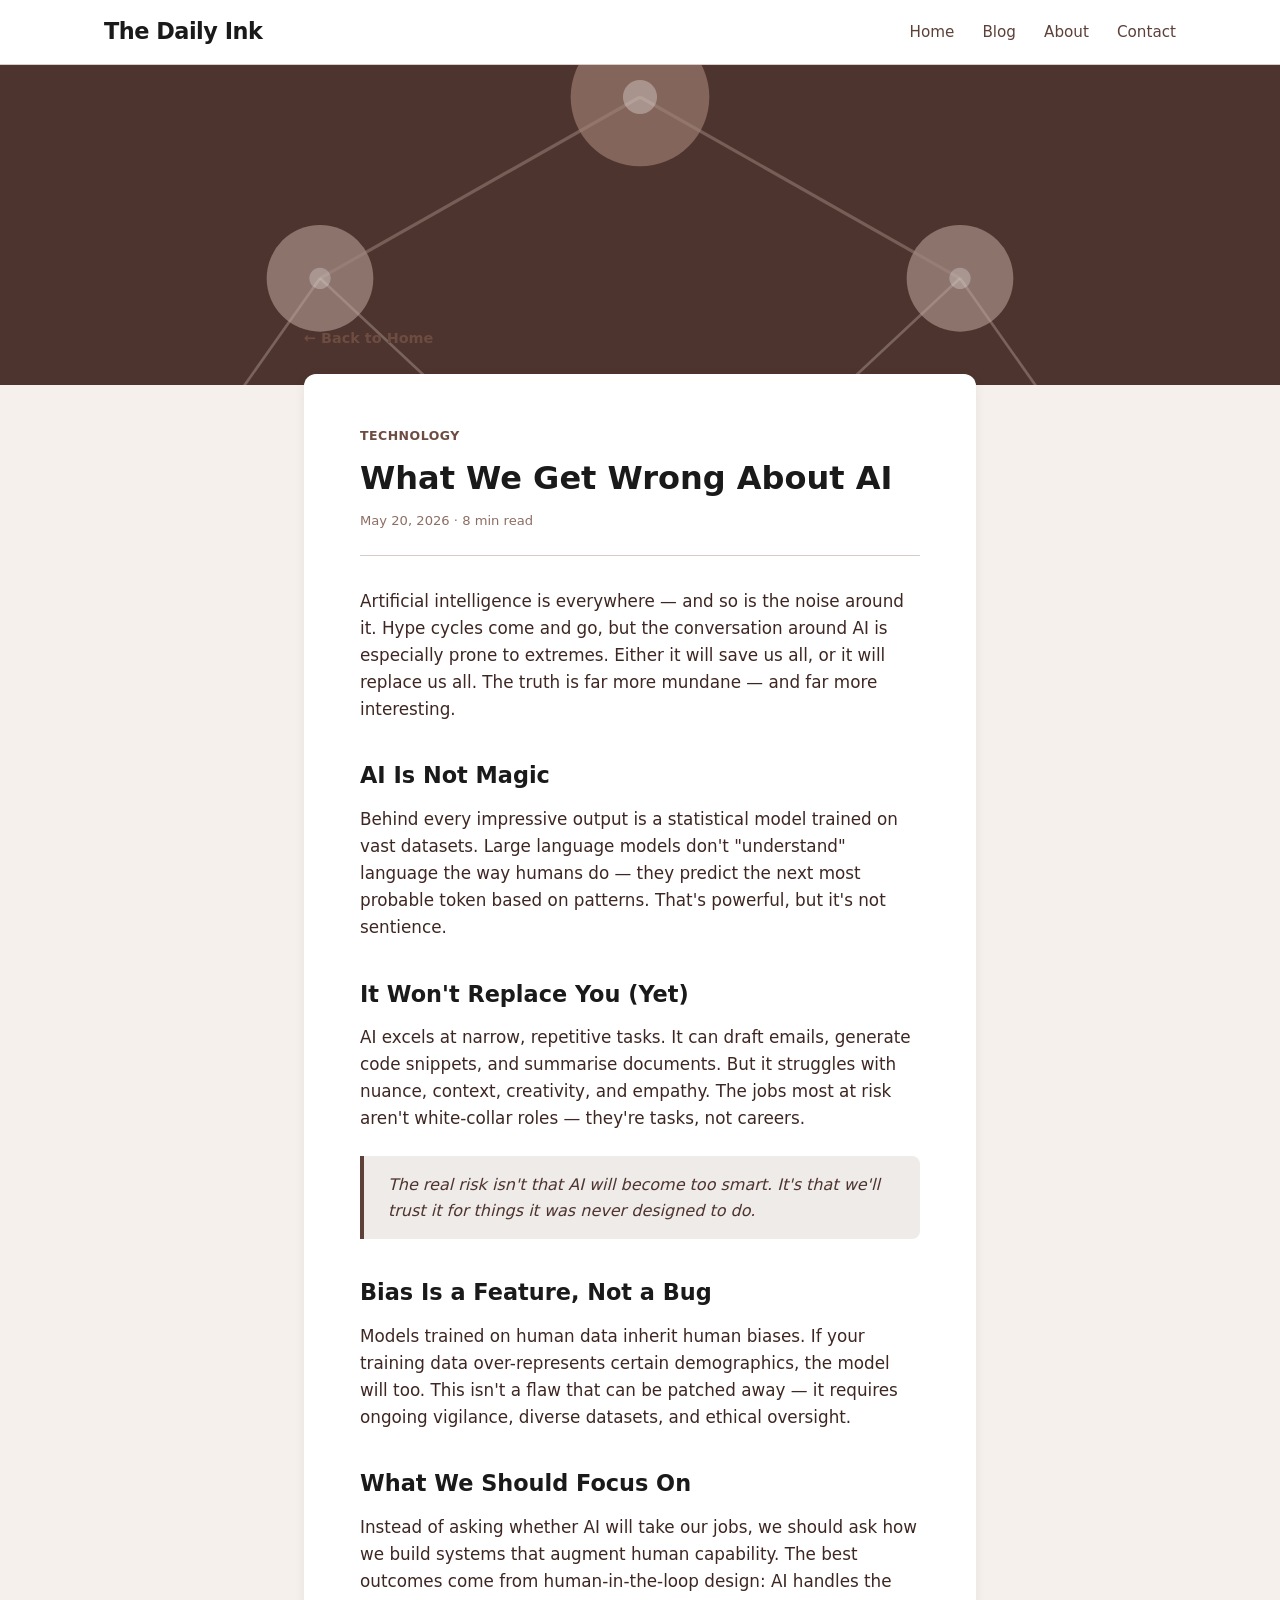
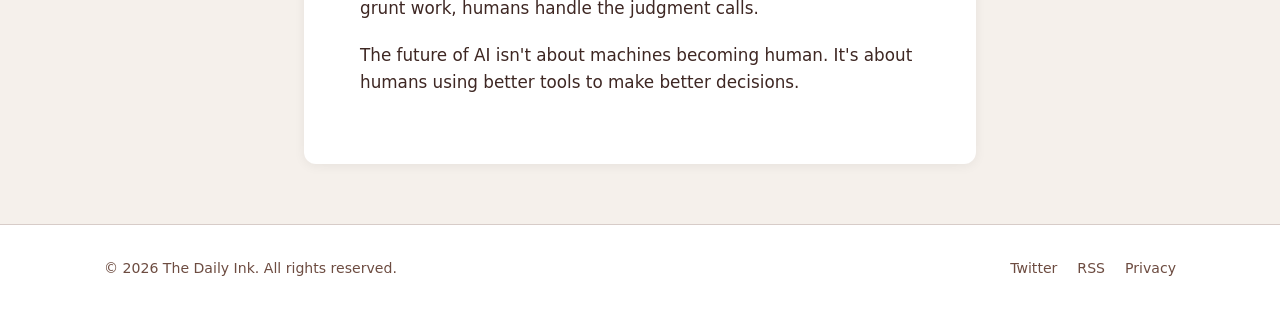
<file: post-ai.html>
<!DOCTYPE html>
<html lang="en">
<head>
  <meta charset="UTF-8" />
  <meta name="viewport" content="width=device-width, initial-scale=1.0" />
  <title>What We Get Wrong About AI — The Daily Ink</title>
  <link rel="stylesheet" href="style.css" />
</head>
<body>
  <header class="site-header">
    <div class="container header-inner">
      <a href="index.html" class="logo">The Daily Ink</a>
      <button class="hamburger" id="hamburger" aria-label="Menu">
        <span></span>
        <span></span>
        <span></span>
      </button>
      <nav class="nav" id="nav">
        <a href="index.html">Home</a>
        <a href="blog.html">Blog</a>
        <a href="about.html">About</a>
        <a href="contact.html">Contact</a>
      </nav>
    </div>
  </header>

  <div class="post-header-img">
    <svg viewBox="0 0 1200 640" preserveAspectRatio="xMidYMid slice" xmlns="http://www.w3.org/2000/svg">
      <rect width="1200" height="640" fill="#4e342e"/>
      <circle cx="600" cy="200" r="65" fill="#8d6e63" opacity="0.85"/>
      <circle cx="300" cy="370" r="50" fill="#a1887f" opacity="0.75"/>
      <circle cx="900" cy="370" r="50" fill="#a1887f" opacity="0.75"/>
      <circle cx="450" cy="510" r="40" fill="#bcaaa4" opacity="0.65"/>
      <circle cx="750" cy="510" r="40" fill="#bcaaa4" opacity="0.65"/>
      <circle cx="180" cy="540" r="30" fill="#d7ccc8" opacity="0.5"/>
      <circle cx="1020" cy="540" r="30" fill="#d7ccc8" opacity="0.5"/>
      <line x1="600" y1="200" x2="300" y2="370" stroke="#a1887f" stroke-width="3" opacity="0.5"/>
      <line x1="600" y1="200" x2="900" y2="370" stroke="#a1887f" stroke-width="3" opacity="0.5"/>
      <line x1="300" y1="370" x2="450" y2="510" stroke="#bcaaa4" stroke-width="2.5" opacity="0.4"/>
      <line x1="300" y1="370" x2="180" y2="540" stroke="#bcaaa4" stroke-width="2.5" opacity="0.4"/>
      <line x1="900" y1="370" x2="750" y2="510" stroke="#bcaaa4" stroke-width="2.5" opacity="0.4"/>
      <line x1="900" y1="370" x2="1020" y2="540" stroke="#bcaaa4" stroke-width="2.5" opacity="0.4"/>
      <line x1="450" y1="510" x2="750" y2="510" stroke="#bcaaa4" stroke-width="2" opacity="0.3"/>
      <circle cx="600" cy="200" r="16" fill="#fff" opacity="0.3"/>
      <circle cx="300" cy="370" r="10" fill="#fff" opacity="0.25"/>
      <circle cx="900" cy="370" r="10" fill="#fff" opacity="0.25"/>
    </svg>
  </div>

  <div class="post-body container">
    <a href="index.html" class="back-link">&larr; Back to Home</a>
    <article class="post-article">
      <span class="tag">Technology</span>
      <h1>What We Get Wrong About AI</h1>
      <div class="meta">May 20, 2026 &middot; 8 min read</div>

      <p>Artificial intelligence is everywhere — and so is the noise around it. Hype cycles come and go, but the conversation around AI is especially prone to extremes. Either it will save us all, or it will replace us all. The truth is far more mundane — and far more interesting.</p>

      <h2>AI Is Not Magic</h2>
      <p>Behind every impressive output is a statistical model trained on vast datasets. Large language models don't "understand" language the way humans do — they predict the next most probable token based on patterns. That's powerful, but it's not sentience.</p>

      <h2>It Won't Replace You (Yet)</h2>
      <p>AI excels at narrow, repetitive tasks. It can draft emails, generate code snippets, and summarise documents. But it struggles with nuance, context, creativity, and empathy. The jobs most at risk aren't white-collar roles — they're tasks, not careers.</p>

      <blockquote>The real risk isn't that AI will become too smart. It's that we'll trust it for things it was never designed to do.</blockquote>

      <h2>Bias Is a Feature, Not a Bug</h2>
      <p>Models trained on human data inherit human biases. If your training data over-represents certain demographics, the model will too. This isn't a flaw that can be patched away — it requires ongoing vigilance, diverse datasets, and ethical oversight.</p>

      <h2>What We Should Focus On</h2>
      <p>Instead of asking whether AI will take our jobs, we should ask how we build systems that augment human capability. The best outcomes come from human-in-the-loop design: AI handles the grunt work, humans handle the judgment calls.</p>

      <p>The future of AI isn't about machines becoming human. It's about humans using better tools to make better decisions.</p>
    </article>
  </div>

  <footer class="site-footer">
    <div class="container footer-inner">
      <p>&copy; 2026 The Daily Ink. All rights reserved.</p>
      <div class="footer-links">
        <a href="#">Twitter</a>
        <a href="#">RSS</a>
        <a href="#">Privacy</a>
      </div>
    </div>
  </footer>

  <script>
    const hamburger = document.getElementById('hamburger');
    const nav = document.getElementById('nav');
    hamburger.addEventListener('click', () => {
      nav.classList.toggle('nav-open');
      hamburger.classList.toggle('open');
    });
  </script>
</body>
</html>
</file>
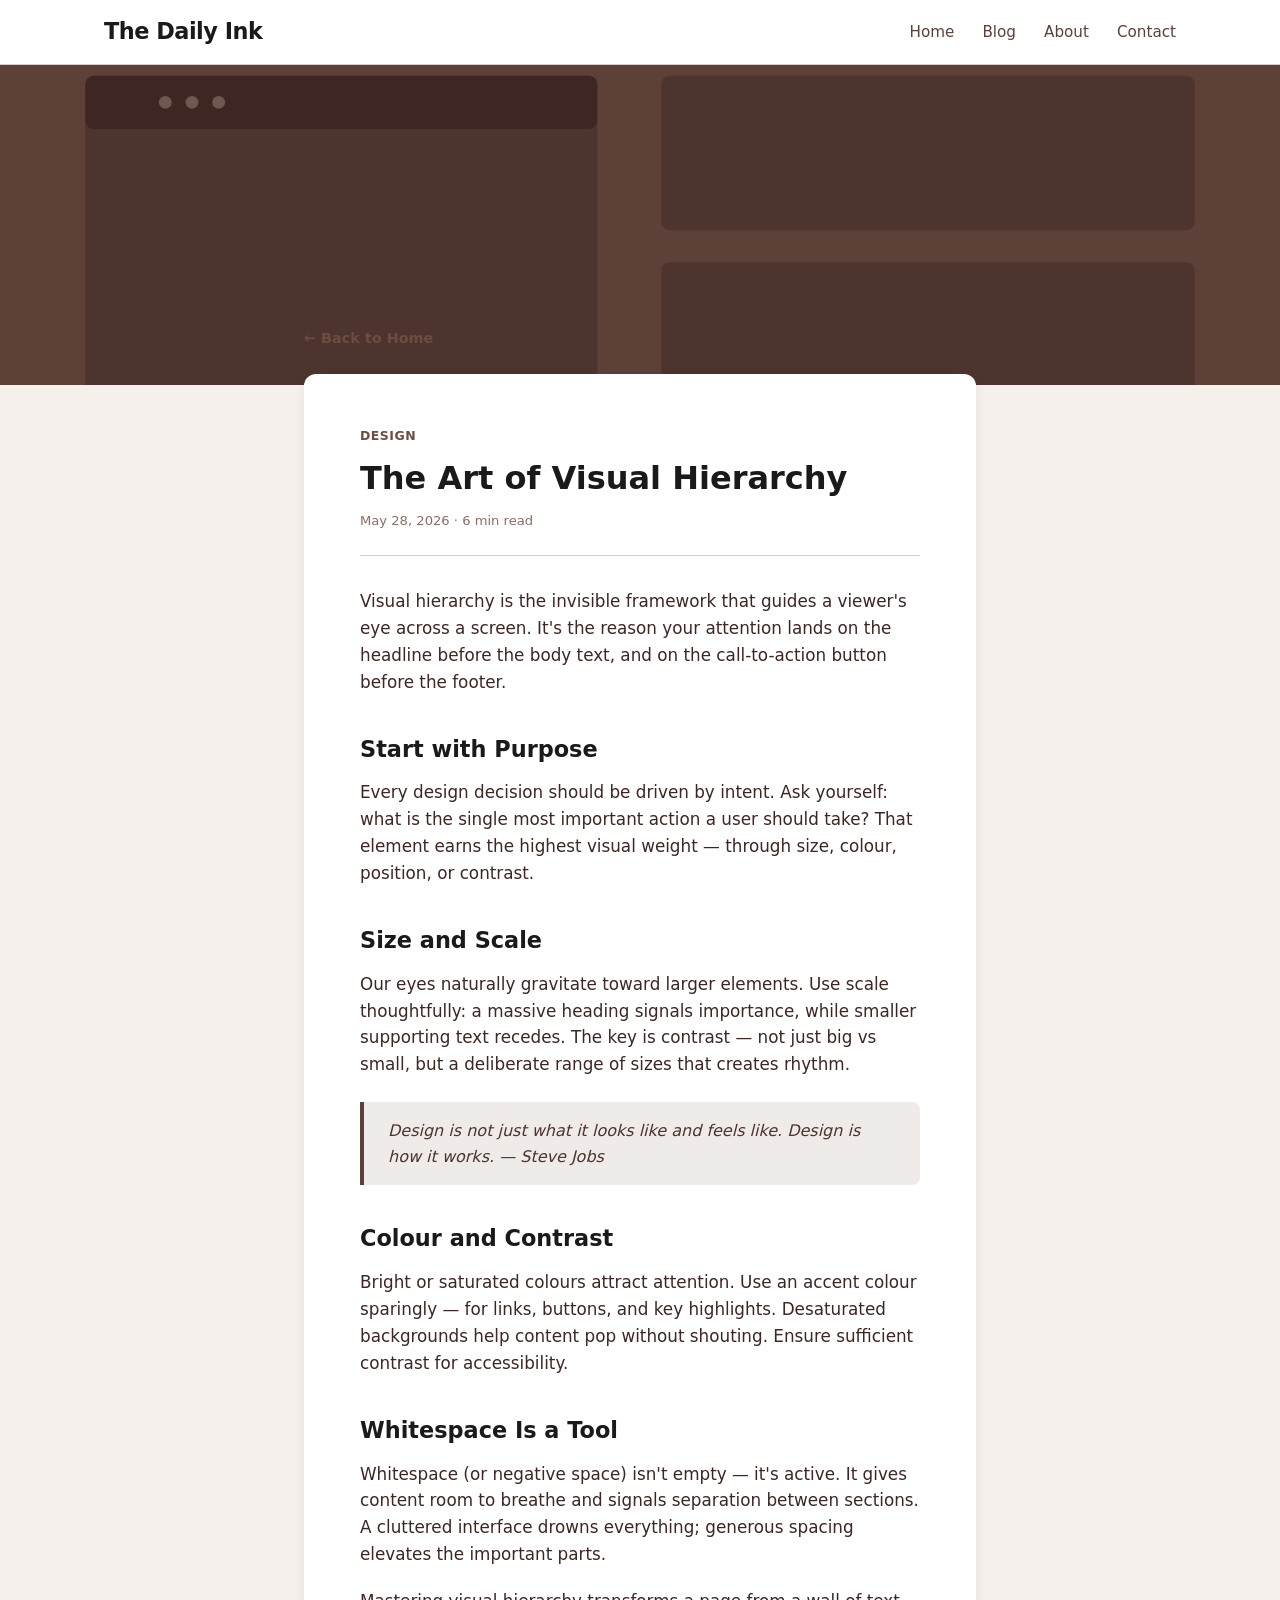
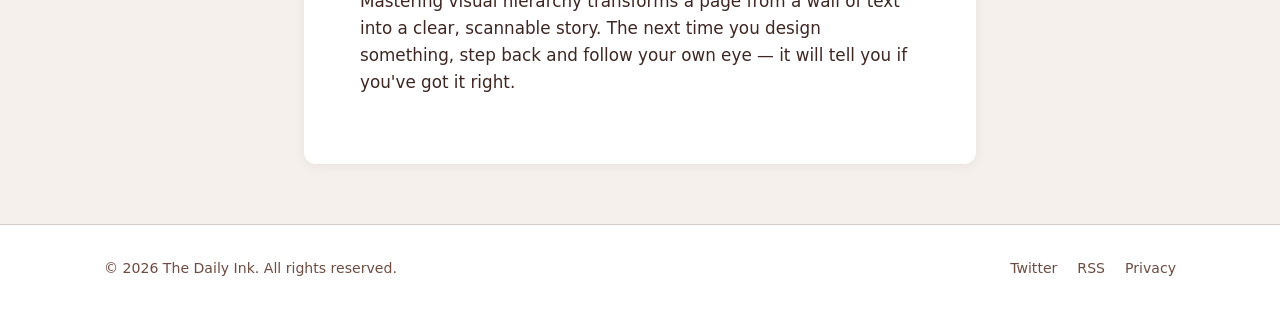
<file: post-design.html>
<!DOCTYPE html>
<html lang="en">
<head>
  <meta charset="UTF-8" />
  <meta name="viewport" content="width=device-width, initial-scale=1.0" />
  <title>The Art of Visual Hierarchy — The Daily Ink</title>
  <link rel="stylesheet" href="style.css" />
</head>
<body>
  <header class="site-header">
    <div class="container header-inner">
      <a href="index.html" class="logo">The Daily Ink</a>
      <button class="hamburger" id="hamburger" aria-label="Menu">
        <span></span>
        <span></span>
        <span></span>
      </button>
      <nav class="nav" id="nav">
        <a href="index.html">Home</a>
        <a href="blog.html">Blog</a>
        <a href="about.html">About</a>
        <a href="contact.html">Contact</a>
      </nav>
    </div>
  </header>

  <div class="post-header-img">
    <svg viewBox="0 0 1200 640" preserveAspectRatio="xMidYMid slice" xmlns="http://www.w3.org/2000/svg">
      <rect width="1200" height="640" fill="#5d4037"/>
      <rect x="80" y="80" width="1040" height="70" rx="8" fill="#4e342e"/>
      <circle cx="115" cy="115" r="12" fill="#a1887f"/>
      <circle cx="150" cy="115" r="12" fill="#a1887f"/>
      <circle cx="185" cy="115" r="12" fill="#a1887f"/>
      <rect x="80" y="180" width="480" height="320" rx="8" fill="#4e342e"/>
      <rect x="80" y="180" width="480" height="50" rx="8" fill="#3e2723"/>
      <circle cx="155" cy="205" r="6" fill="#a1887f" opacity="0.5"/>
      <circle cx="180" cy="205" r="6" fill="#a1887f" opacity="0.5"/>
      <circle cx="205" cy="205" r="6" fill="#a1887f" opacity="0.5"/>
      <rect x="620" y="180" width="500" height="145" rx="8" fill="#4e342e"/>
      <rect x="620" y="355" width="500" height="145" rx="8" fill="#4e342e"/>
      <rect x="80" y="530" width="640" height="36" rx="6" fill="#4e342e"/>
      <rect x="80" y="580" width="440" height="36" rx="6" fill="#4e342e"/>
    </svg>
  </div>

  <div class="post-body container">
    <a href="index.html" class="back-link">&larr; Back to Home</a>
    <article class="post-article">
      <span class="tag">Design</span>
      <h1>The Art of Visual Hierarchy</h1>
      <div class="meta">May 28, 2026 &middot; 6 min read</div>

      <p>Visual hierarchy is the invisible framework that guides a viewer's eye across a screen. It's the reason your attention lands on the headline before the body text, and on the call-to-action button before the footer.</p>

      <h2>Start with Purpose</h2>
      <p>Every design decision should be driven by intent. Ask yourself: what is the single most important action a user should take? That element earns the highest visual weight — through size, colour, position, or contrast.</p>

      <h2>Size and Scale</h2>
      <p>Our eyes naturally gravitate toward larger elements. Use scale thoughtfully: a massive heading signals importance, while smaller supporting text recedes. The key is contrast — not just big vs small, but a deliberate range of sizes that creates rhythm.</p>

      <blockquote>Design is not just what it looks like and feels like. Design is how it works. — Steve Jobs</blockquote>

      <h2>Colour and Contrast</h2>
      <p>Bright or saturated colours attract attention. Use an accent colour sparingly — for links, buttons, and key highlights. Desaturated backgrounds help content pop without shouting. Ensure sufficient contrast for accessibility.</p>

      <h2>Whitespace Is a Tool</h2>
      <p>Whitespace (or negative space) isn't empty — it's active. It gives content room to breathe and signals separation between sections. A cluttered interface drowns everything; generous spacing elevates the important parts.</p>

      <p>Mastering visual hierarchy transforms a page from a wall of text into a clear, scannable story. The next time you design something, step back and follow your own eye — it will tell you if you've got it right.</p>
    </article>
  </div>

  <footer class="site-footer">
    <div class="container footer-inner">
      <p>&copy; 2026 The Daily Ink. All rights reserved.</p>
      <div class="footer-links">
        <a href="#">Twitter</a>
        <a href="#">RSS</a>
        <a href="#">Privacy</a>
      </div>
    </div>
  </footer>

  <script>
    const hamburger = document.getElementById('hamburger');
    const nav = document.getElementById('nav');
    hamburger.addEventListener('click', () => {
      nav.classList.toggle('nav-open');
      hamburger.classList.toggle('open');
    });
  </script>
</body>
</html>
</file>
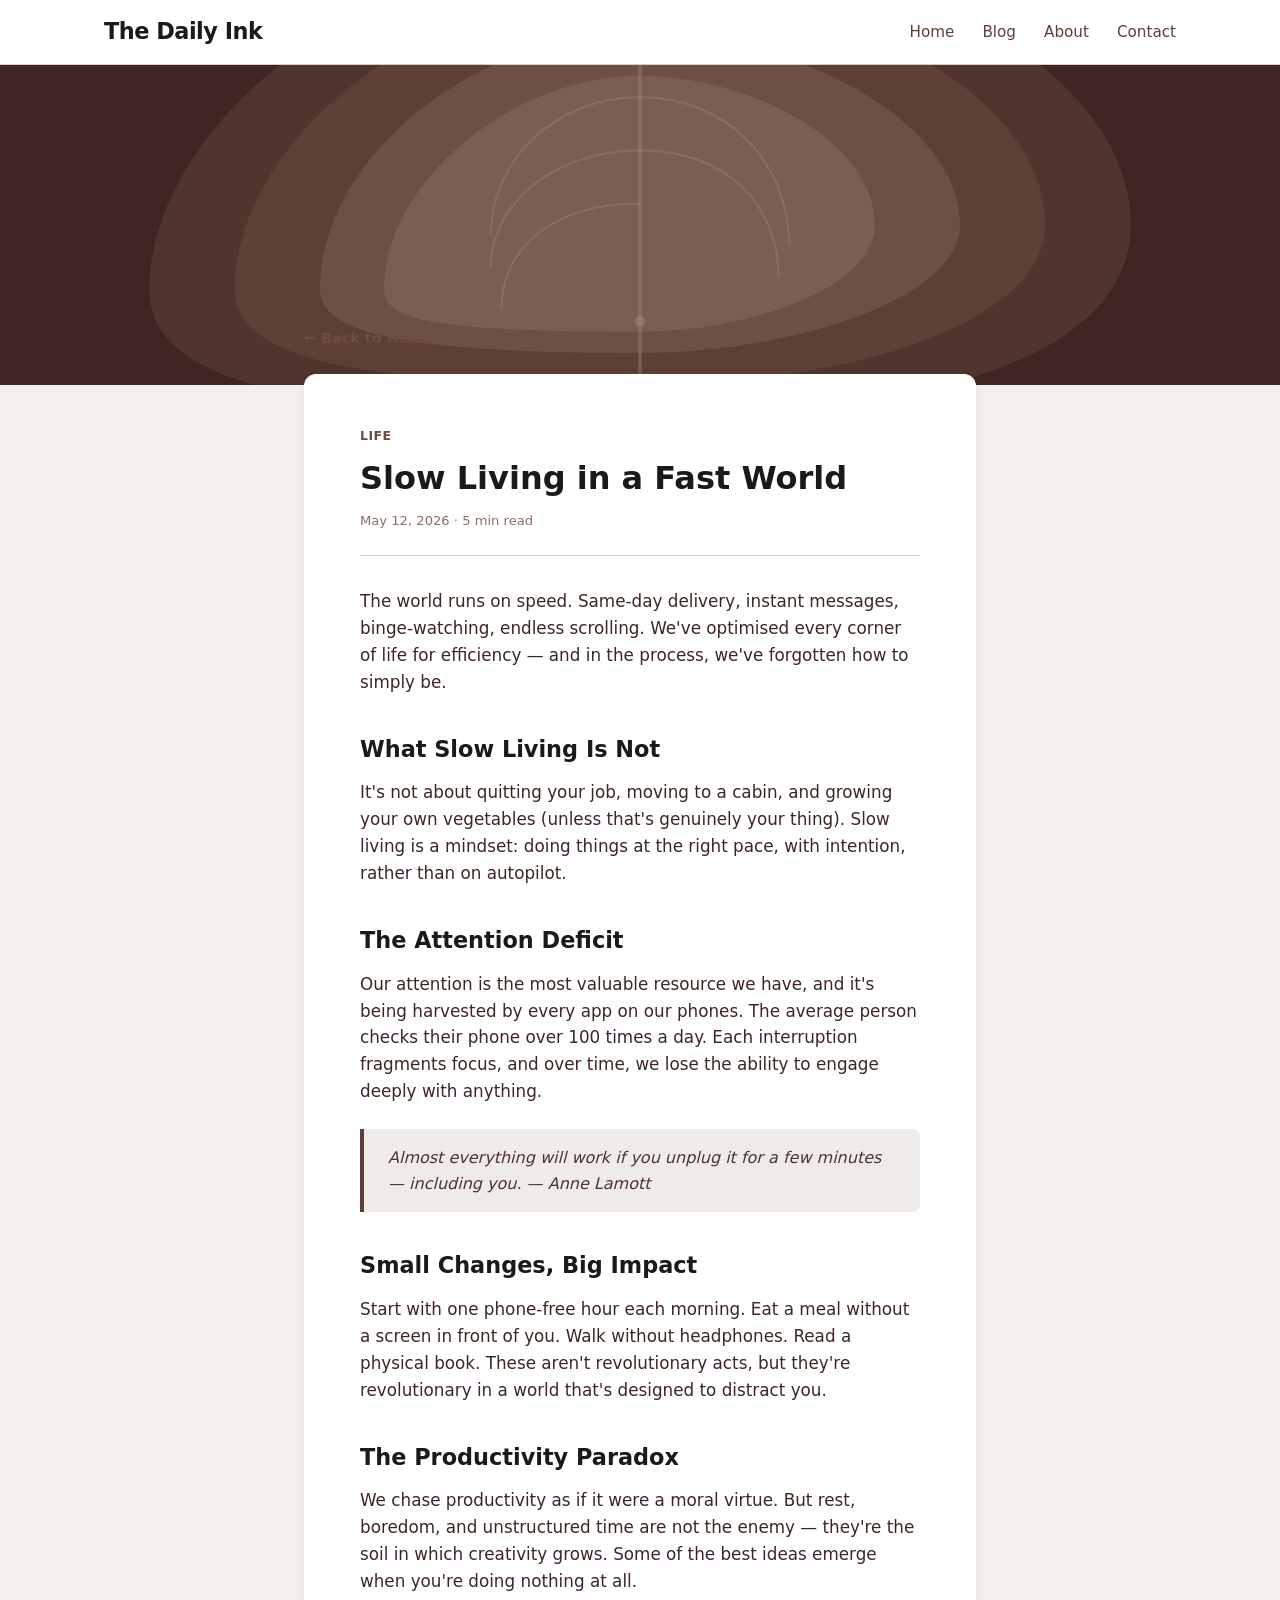
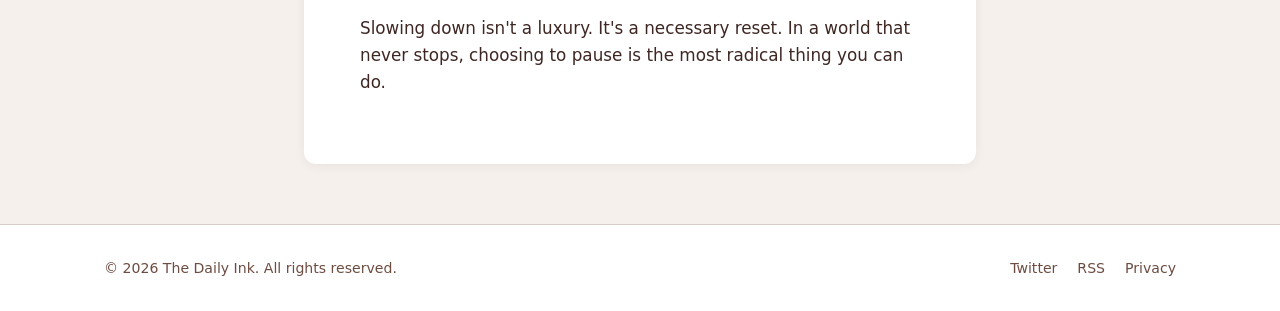
<file: post-slow-living.html>
<!DOCTYPE html>
<html lang="en">
<head>
  <meta charset="UTF-8" />
  <meta name="viewport" content="width=device-width, initial-scale=1.0" />
  <title>Slow Living in a Fast World — The Daily Ink</title>
  <link rel="stylesheet" href="style.css" />
</head>
<body>
  <header class="site-header">
    <div class="container header-inner">
      <a href="index.html" class="logo">The Daily Ink</a>
      <button class="hamburger" id="hamburger" aria-label="Menu">
        <span></span>
        <span></span>
        <span></span>
      </button>
      <nav class="nav" id="nav">
        <a href="index.html">Home</a>
        <a href="blog.html">Blog</a>
        <a href="about.html">About</a>
        <a href="contact.html">Contact</a>
      </nav>
    </div>
  </header>

  <div class="post-header-img">
    <svg viewBox="0 0 1200 640" preserveAspectRatio="xMidYMid slice" xmlns="http://www.w3.org/2000/svg">
      <rect width="1200" height="640" fill="#3e2723"/>
      <path d="M600 60 C320 60 140 240 140 380 C140 460 250 500 600 500 C880 500 1060 440 1060 320 C1060 180 860 60 600 60Z" fill="#5d4037" opacity="0.55"/>
      <path d="M600 100 C380 100 220 250 220 380 C220 440 310 470 600 470 C800 470 980 410 980 320 C980 200 800 100 600 100Z" fill="#6d4c41" opacity="0.45"/>
      <path d="M600 140 C440 140 300 260 300 380 C300 420 370 440 600 440 C740 440 900 390 900 320 C900 220 740 140 600 140Z" fill="#8d6e63" opacity="0.35"/>
      <path d="M600 180 C480 180 360 280 360 380 C360 410 410 420 600 420 C700 420 820 380 820 320 C820 240 700 180 600 180Z" fill="#a1887f" opacity="0.25"/>
      <line x1="600" y1="160" x2="600" y2="480" stroke="#a1887f" stroke-width="3" opacity="0.45"/>
      <path d="M600 200 C520 200 460 260 460 330" fill="none" stroke="#a1887f" stroke-width="2" opacity="0.35"/>
      <path d="M600 250 C520 250 460 300 460 360" fill="none" stroke="#a1887f" stroke-width="2" opacity="0.35"/>
      <path d="M600 300 C520 300 470 340 470 400" fill="none" stroke="#a1887f" stroke-width="2" opacity="0.35"/>
      <path d="M600 200 C680 200 740 260 740 340" fill="none" stroke="#a1887f" stroke-width="2" opacity="0.35"/>
      <path d="M600 250 C680 250 730 300 730 370" fill="none" stroke="#a1887f" stroke-width="2" opacity="0.35"/>
      <circle cx="600" cy="410" r="5" fill="#a1887f" opacity="0.5"/>
    </svg>
  </div>

  <div class="post-body container">
    <a href="index.html" class="back-link">&larr; Back to Home</a>
    <article class="post-article">
      <span class="tag">Life</span>
      <h1>Slow Living in a Fast World</h1>
      <div class="meta">May 12, 2026 &middot; 5 min read</div>

      <p>The world runs on speed. Same-day delivery, instant messages, binge-watching, endless scrolling. We've optimised every corner of life for efficiency — and in the process, we've forgotten how to simply be.</p>

      <h2>What Slow Living Is Not</h2>
      <p>It's not about quitting your job, moving to a cabin, and growing your own vegetables (unless that's genuinely your thing). Slow living is a mindset: doing things at the right pace, with intention, rather than on autopilot.</p>

      <h2>The Attention Deficit</h2>
      <p>Our attention is the most valuable resource we have, and it's being harvested by every app on our phones. The average person checks their phone over 100 times a day. Each interruption fragments focus, and over time, we lose the ability to engage deeply with anything.</p>

      <blockquote>Almost everything will work if you unplug it for a few minutes — including you. — Anne Lamott</blockquote>

      <h2>Small Changes, Big Impact</h2>
      <p>Start with one phone-free hour each morning. Eat a meal without a screen in front of you. Walk without headphones. Read a physical book. These aren't revolutionary acts, but they're revolutionary in a world that's designed to distract you.</p>

      <h2>The Productivity Paradox</h2>
      <p>We chase productivity as if it were a moral virtue. But rest, boredom, and unstructured time are not the enemy — they're the soil in which creativity grows. Some of the best ideas emerge when you're doing nothing at all.</p>

      <p>Slowing down isn't a luxury. It's a necessary reset. In a world that never stops, choosing to pause is the most radical thing you can do.</p>
    </article>
  </div>

  <footer class="site-footer">
    <div class="container footer-inner">
      <p>&copy; 2026 The Daily Ink. All rights reserved.</p>
      <div class="footer-links">
        <a href="#">Twitter</a>
        <a href="#">RSS</a>
        <a href="#">Privacy</a>
      </div>
    </div>
  </footer>

  <script>
    const hamburger = document.getElementById('hamburger');
    const nav = document.getElementById('nav');
    hamburger.addEventListener('click', () => {
      nav.classList.toggle('nav-open');
      hamburger.classList.toggle('open');
    });
  </script>
</body>
</html>
</file>
<file: style.css>
* {
  margin: 0;
  padding: 0;
  box-sizing: border-box;
  -webkit-tap-highlight-color: transparent;
}

body {
  font-family: system-ui, -apple-system, 'Segoe UI', Roboto, 'Helvetica Neue', sans-serif;
  color: #1a1a1a;
  background: #f5f0eb;
  line-height: 1.6;
}

a {
  text-decoration: none;
  color: inherit;
}

img {
  max-width: 100%;
  display: block;
}

.container {
  max-width: 1120px;
  margin: 0 auto;
  padding: 0 24px;
}

/* ---- Header ---- */

.site-header {
  background: #fff;
  border-bottom: 1px solid #d7ccc8;
  position: sticky;
  top: 0;
  z-index: 10;
}

.header-inner {
  display: flex;
  justify-content: space-between;
  align-items: center;
  height: 64px;
}

.logo {
  font-size: 1.4rem;
  font-weight: 800;
  letter-spacing: -0.5px;
  color: #1a1a1a;
}

.nav {
  display: flex;
  gap: 28px;
}

.nav a {
  font-size: 0.95rem;
  font-weight: 500;
  color: #5d4037;
  transition: color 0.2s;
}

.nav a:hover {
  color: #1a1a1a;
}

/* ---- Hero ---- */

.hero {
  background: linear-gradient(135deg, #1a1a1a 0%, #2c1810 100%);
  color: #fff;
  text-align: center;
  padding: 100px 24px 90px;
}

.hero-inner h1 {
  font-size: 2.8rem;
  font-weight: 800;
  line-height: 1.2;
  margin-bottom: 16px;
}

.hero-inner p {
  font-size: 1.15rem;
  color: #bcaaa4;
  max-width: 540px;
  margin: 0 auto 32px;
}

.btn {
  display: inline-block;
  background: #fff;
  color: #1a1a1a;
  font-weight: 600;
  font-size: 0.95rem;
  padding: 12px 32px;
  border-radius: 8px;
  border: none;
  cursor: pointer;
  transition: transform 0.2s, box-shadow 0.2s;
}

.btn:hover {
  transform: translateY(-2px);
  box-shadow: 0 8px 20px rgba(0, 0, 0, 0.25);
}

/* ---- Featured Posts ---- */

.featured-posts {
  padding: 80px 0;
}

.section-title {
  font-size: 1.6rem;
  font-weight: 700;
  margin-bottom: 40px;
}

.posts-grid {
  display: grid;
  grid-template-columns: repeat(auto-fill, minmax(300px, 1fr));
  gap: 32px;
}

.card {
  display: block;
  background: #fff;
  border-radius: 12px;
  overflow: hidden;
  box-shadow: 0 2px 12px rgba(0, 0, 0, 0.06);
  transition: transform 0.25s, box-shadow 0.25s;
}

.card:hover {
  transform: translateY(-6px);
  box-shadow: 0 12px 28px rgba(0, 0, 0, 0.1);
}

.card-img {
  height: 180px;
  overflow: hidden;
}

.card-img svg {
  width: 100%;
  height: 100%;
  display: block;
}

.post-header-img svg {
  width: 100%;
  height: 100%;
  display: block;
}

.card-body {
  padding: 24px;
}

.tag {
  display: inline-block;
  font-size: 0.78rem;
  font-weight: 600;
  text-transform: uppercase;
  letter-spacing: 0.5px;
  color: #6d4c41;
  margin-bottom: 8px;
}

.card-body h3 {
  font-size: 1.2rem;
  font-weight: 700;
  margin-bottom: 8px;
  line-height: 1.3;
}

.excerpt {
  color: #5d4037;
  font-size: 0.93rem;
  margin-bottom: 16px;
}

.meta {
  font-size: 0.82rem;
  color: #8d6e63;
}

/* ---- My Work ---- */

.my-work {
  padding: 80px 0;
  background: #efebe9;
}

.my-work .section-title {
  margin-bottom: 40px;
}

.work-grid {
  display: grid;
  grid-template-columns: repeat(auto-fill, minmax(340px, 1fr));
  gap: 32px;
}

.work-card {
  display: block;
  background: #fff;
  border-radius: 12px;
  overflow: hidden;
  box-shadow: 0 2px 12px rgba(0, 0, 0, 0.06);
  transition: transform 0.25s, box-shadow 0.25s;
}

.work-card:hover {
  transform: translateY(-6px);
  box-shadow: 0 12px 28px rgba(0, 0, 0, 0.1);
}

.work-thumb {
  position: relative;
  height: 260px;
  overflow: hidden;
}

.work-thumb svg {
  width: 100%;
  height: 100%;
  display: block;
}

.work-overlay {
  position: absolute;
  inset: 0;
  background: rgba(26, 26, 26, 0.7);
  display: flex;
  align-items: center;
  justify-content: center;
  opacity: 0;
  transition: opacity 0.25s;
}

.work-card:hover .work-overlay {
  opacity: 1;
}

.work-view-btn {
  background: #fff;
  color: #1a1a1a;
  font-weight: 600;
  font-size: 0.85rem;
  padding: 10px 24px;
  border-radius: 6px;
  transform: translateY(10px);
  transition: transform 0.25s;
}

.work-card:hover .work-view-btn {
  transform: translateY(0);
}

.work-body {
  padding: 20px 24px 24px;
}

.work-body h3 {
  font-size: 1.05rem;
  font-weight: 700;
  margin-bottom: 8px;
  line-height: 1.3;
}

.work-tags {
  display: flex;
  flex-wrap: wrap;
  gap: 6px;
  margin-bottom: 10px;
}

.work-tags span {
  font-size: 0.72rem;
  font-weight: 600;
  text-transform: uppercase;
  letter-spacing: 0.4px;
  color: #8d6e63;
  background: #efebe9;
  padding: 3px 10px;
  border-radius: 4px;
}

/* ---- Newsletter ---- */

.newsletter {
  background: #1a1a1a;
  color: #fff;
  text-align: center;
  padding: 70px 24px;
}

.newsletter-inner h2 {
  font-size: 1.8rem;
  font-weight: 700;
  margin-bottom: 8px;
}

.newsletter-inner p {
  color: #bcaaa4;
  margin-bottom: 28px;
}

.newsletter-form {
  display: flex;
  gap: 12px;
  justify-content: center;
  flex-wrap: wrap;
}

.newsletter-form input {
  padding: 12px 18px;
  border: none;
  border-radius: 8px;
  font-size: 0.95rem;
  min-width: 280px;
  outline: none;
}

.newsletter-form .btn {
  background: #5d4037;
  color: #fff;
}

.newsletter-form .btn:hover {
  background: #3e2723;
}

/* ---- Blog Archive ---- */

.blog-archive {
  padding: 70px 0 90px;
  background: #f5f0eb;
}

.archive-title {
  font-size: 2.2rem;
  font-weight: 800;
  margin-bottom: 8px;
}

.archive-subtitle {
  color: #6d4c41;
  font-size: 1rem;
  margin-bottom: 48px;
}

.archive-grid {
  display: grid;
  grid-template-columns: repeat(3, 1fr);
  gap: 28px;
  align-items: start;
}

.archive-card {
  display: block;
  background: #fff;
  border-radius: 12px;
  overflow: hidden;
  box-shadow: 0 2px 12px rgba(0, 0, 0, 0.06);
  transition: transform 0.25s, box-shadow 0.25s;
}

.archive-card:hover {
  transform: translateY(-6px);
  box-shadow: 0 12px 28px rgba(0, 0, 0, 0.1);
}

.archive-card-img {
  height: 180px;
  overflow: hidden;
}

.archive-card-img svg {
  width: 100%;
  height: 100%;
  display: block;
}

.archive-card-body {
  padding: 20px 22px 24px;
}

.archive-card-tag {
  display: inline-block;
  font-size: 0.72rem;
  font-weight: 600;
  text-transform: uppercase;
  letter-spacing: 0.5px;
  color: #6d4c41;
  margin-bottom: 6px;
}

.archive-card-body h2 {
  font-size: 1.1rem;
  font-weight: 700;
  margin-bottom: 8px;
  line-height: 1.3;
}

.archive-card-body p {
  font-size: 0.88rem;
  color: #5d4037;
  margin-bottom: 12px;
  line-height: 1.5;
}

.archive-card-meta {
  font-size: 0.8rem;
  color: #8d6e63;
}

.show-more-toggle {
  display: none;
}

.hidden-card {
  display: none;
}

.show-more-toggle:checked ~ .hidden-card {
  display: block;
}

.show-more-btn {
  grid-column: 1 / -1;
  display: flex;
  align-items: center;
  justify-content: center;
  background: transparent;
  border: 2px solid #5d4037;
  color: #5d4037;
  font-weight: 600;
  font-size: 0.9rem;
  padding: 12px 36px;
  border-radius: 8px;
  cursor: pointer;
  user-select: none;
  transition: background 0.2s, color 0.2s;
  margin: 8px auto 0;
}

.show-more-btn:hover {
  background: #5d4037;
  color: #fff;
}

.hide-text {
  display: none;
}

.show-more-toggle:checked ~ .show-more-btn .show-text {
  display: none;
}

.show-more-toggle:checked ~ .show-more-btn .hide-text {
  display: inline;
}

@media (max-width: 900px) {
  .archive-grid {
    grid-template-columns: repeat(2, 1fr);
  }
}

@media (max-width: 640px) {
  .archive-grid {
    grid-template-columns: 1fr;
  }

  .archive-title {
    font-size: 1.6rem;
  }

  .archive-card-img {
    height: 180px;
  }
}

/* ---- Section Footer (View All button) ---- */

.section-footer {
  text-align: center;
  margin-top: 42px;
}

.btn-outline-secondary {
  display: inline-block;
  background: transparent;
  border: 2px solid #5d4037;
  color: #5d4037;
  font-weight: 600;
  font-size: 0.9rem;
  padding: 12px 36px;
  border-radius: 8px;
  transition: background 0.2s, color 0.2s;
}

.btn-outline-secondary:hover {
  background: #5d4037;
  color: #fff;
}

/* ---- Contact Page ---- */

.contact-page {
  padding: 80px 0 90px;
  background: #f5f0eb;
}

.contact-top h1 {
  font-size: 2.2rem;
  font-weight: 800;
  margin-bottom: 24px;
  text-align: center;
}

.contact-cards {
  display: grid;
  grid-template-columns: repeat(4, 1fr);
  gap: 20px;
  margin-bottom: 56px;
  padding-bottom: 40px;
  border-bottom: 1px solid #d7ccc8;
}

.contact-card {
  display: flex;
  flex-direction: column;
  align-items: center;
  gap: 8px;
  padding: 28px 16px;
  background: #fff;
  border-radius: 12px;
  box-shadow: 0 2px 12px rgba(0, 0, 0, 0.06);
  text-decoration: none;
  color: #5d4037;
  transition: transform 0.2s, box-shadow 0.2s;
}

.contact-card:hover {
  transform: translateY(-4px);
  box-shadow: 0 6px 20px rgba(0, 0, 0, 0.1);
}

.contact-card-icon {
  display: flex;
  align-items: center;
  justify-content: center;
  width: 36px;
  height: 36px;
  border-radius: 50%;
  background: #f5f0eb;
  color: #5d4037;
  margin-bottom: 4px;
}

.contact-card-label {
  font-size: 0.75rem;
  font-weight: 700;
  text-transform: uppercase;
  letter-spacing: 0.08em;
  color: #8d6e63;
}

.contact-card-value {
  font-size: 1rem;
  font-weight: 500;
  text-align: center;
  word-break: break-all;
}

.contact-bottom h2 {
  font-size: 1.3rem;
  font-weight: 700;
  margin-bottom: 24px;
  text-align: center;
}

.contact-form {
  max-width: 640px;
  margin: 0 auto;
  background: #fff;
  border-radius: 12px;
  padding: 36px 40px;
  box-shadow: 0 2px 12px rgba(0, 0, 0, 0.06);
  display: flex;
  flex-direction: column;
  gap: 18px;
}

.contact-form input,
.contact-form textarea {
  width: 100%;
  padding: 12px 16px;
  border: 1px solid #d7ccc8;
  border-radius: 8px;
  font-size: 0.95rem;
  font-family: inherit;
  background: #f5f0eb;
  color: #3e2723;
  outline: none;
  transition: border-color 0.2s;
}

.contact-form input:focus,
.contact-form textarea:focus {
  border-color: #5d4037;
}

.contact-form input::placeholder,
.contact-form textarea::placeholder {
  color: #8d6e63;
}

.form-row {
  display: flex;
  gap: 14px;
}

.form-btn {
  background: #5d4037;
  color: #fff;
  align-self: flex-start;
}

.form-btn:hover {
  background: #3e2723;
}

@media (max-width: 768px) {
  .contact-cards {
    grid-template-columns: repeat(2, 1fr);
  }

  .form-row {
    flex-direction: column;
  }

  .contact-form {
    padding: 28px 24px;
  }
}

/* ---- Footer ---- */

.site-footer {
  background: #fff;
  border-top: 1px solid #d7ccc8;
  padding: 32px 0;
}

.footer-inner {
  display: flex;
  justify-content: space-between;
  align-items: center;
  flex-wrap: wrap;
  gap: 12px;
  font-size: 0.88rem;
  color: #6d4c41;
}

.footer-links {
  display: flex;
  gap: 20px;
}

.footer-links a:hover {
  color: #1a1a1a;
}

/* ---- About Page ---- */

.about-hero {
  background: linear-gradient(135deg, #1a1a1a 0%, #2c1810 100%);
  color: #fff;
  text-align: center;
  padding: 80px 24px 70px;
}

.about-hero-inner {
  max-width: 640px;
  margin: 0 auto;
}

.about-avatar {
  width: 110px;
  height: 110px;
  margin: 0 auto 24px;
  border-radius: 50%;
  overflow: hidden;
  border: 3px solid #8d6e63;
}

.about-avatar img,
.about-avatar svg {
  width: 100%;
  height: 100%;
  display: block;
  object-fit: cover;
}

.about-hero h1 {
  font-size: 2.4rem;
  font-weight: 800;
  margin-bottom: 8px;
}

.about-role {
  font-size: 1.05rem;
  color: #bcaaa4;
  margin-bottom: 16px;
}

.about-brief {
  font-size: 1rem;
  color: #d7ccc8;
  max-width: 480px;
  margin: 0 auto 32px;
  line-height: 1.6;
}

.about-contact-row {
  display: flex;
  gap: 12px;
  justify-content: center;
  flex-wrap: wrap;
}

.btn-outline {
  background: transparent;
  border: 2px solid #8d6e63;
  color: #fff;
}

.btn-outline:hover {
  background: #8d6e63;
  border-color: #8d6e63;
}

.about-section {
  padding: 70px 0;
  background: #f5f0eb;
}

.about-layout {
  display: grid;
  grid-template-columns: 1fr 320px;
  gap: 48px;
  align-items: start;
}

.about-main h2 {
  font-size: 1.5rem;
  font-weight: 700;
  margin-bottom: 18px;
  margin-top: 10px;
}

.about-main h2:first-child {
  margin-top: 0;
}

.about-main p {
  color: #3e2723;
  font-size: 1rem;
  margin-bottom: 18px;
  line-height: 1.7;
}

.timeline {
  margin-top: 8px;
}

.tl-item {
  display: flex;
  gap: 18px;
  padding-bottom: 32px;
  position: relative;
}

.tl-item:not(:last-child)::before {
  content: "";
  position: absolute;
  left: 5px;
  top: 22px;
  width: 2px;
  height: calc(100% - 22px);
  background: #d7ccc8;
}

.tl-dot {
  width: 12px;
  height: 12px;
  border-radius: 50%;
  background: #5d4037;
  flex-shrink: 0;
  margin-top: 4px;
  position: relative;
  z-index: 1;
}

.tl-period {
  font-size: 0.82rem;
  color: #8d6e63;
  font-weight: 600;
  text-transform: uppercase;
  letter-spacing: 0.3px;
}

.tl-body h3 {
  font-size: 1.1rem;
  font-weight: 700;
  margin: 4px 0 2px;
}

.tl-org {
  font-size: 0.9rem;
  color: #6d4c41;
  margin-bottom: 8px;
  font-weight: 500;
}

.tl-body p {
  font-size: 0.93rem;
  color: #5d4037;
  line-height: 1.6;
}

.tl-body p:last-child {
  margin-bottom: 0;
}

.about-sidebar {
  display: flex;
  flex-direction: column;
  gap: 24px;
}

.sidebar-card {
  background: #fff;
  border-radius: 12px;
  padding: 28px;
  box-shadow: 0 2px 12px rgba(0, 0, 0, 0.06);
}

.sidebar-card h3 {
  font-size: 1rem;
  font-weight: 700;
  margin-bottom: 18px;
  text-transform: uppercase;
  letter-spacing: 0.5px;
  color: #5d4037;
}

.skill-list {
  display: flex;
  flex-direction: column;
  gap: 14px;
}

.skill {
  display: flex;
  flex-direction: column;
  gap: 5px;
}

.skill-name {
  font-size: 0.88rem;
  font-weight: 500;
  color: #3e2723;
}

.skill-bar {
  height: 6px;
  background: #efebe9;
  border-radius: 3px;
  overflow: hidden;
}

.skill-bar span {
  display: block;
  height: 100%;
  background: #5d4037;
  border-radius: 3px;
}

.tools-list {
  display: flex;
  flex-wrap: wrap;
  gap: 8px;
}

.tools-list span {
  font-size: 0.82rem;
  color: #6d4c41;
  background: #efebe9;
  padding: 5px 14px;
  border-radius: 6px;
  font-weight: 500;
}

.contact-list {
  display: flex;
  flex-direction: column;
  gap: 10px;
}

.contact-list a {
  font-size: 0.88rem;
  color: #6d4c41;
  font-weight: 500;
}

.contact-list a:hover {
  color: #1a1a1a;
}

.achievements-list {
  list-style: none;
  padding: 0;
  margin: 0;
}

.achievements-list li {
  position: relative;
  padding-left: 20px;
  margin-bottom: 12px;
  color: #3e2723;
  font-size: 0.95rem;
  line-height: 1.6;
}

.achievements-list li::before {
  content: "";
  position: absolute;
  left: 0;
  top: 9px;
  width: 7px;
  height: 7px;
  border-radius: 50%;
  background: #5d4037;
}

@media (max-width: 768px) {
  .about-layout {
    grid-template-columns: 1fr;
  }

  .about-hero h1 {
    font-size: 1.8rem;
  }

  .about-avatar {
    width: 90px;
    height: 90px;
  }
}

/* ---- Hamburger ---- */

.hamburger {
  display: none;
  flex-direction: column;
  justify-content: center;
  gap: 5px;
  width: 28px;
  height: 28px;
  background: none;
  border: none;
  cursor: pointer;
  padding: 0;
  z-index: 20;
}

.hamburger span {
  display: block;
  height: 2.5px;
  background: #1a1a1a;
  border-radius: 2px;
  transition: transform 0.3s, opacity 0.3s;
}

.hamburger.open span:nth-child(1) {
  transform: translateY(7.5px) rotate(45deg);
}

.hamburger.open span:nth-child(2) {
  opacity: 0;
}

.hamburger.open span:nth-child(3) {
  transform: translateY(-7.5px) rotate(-45deg);
}

@media (max-width: 640px) {
  .hamburger {
    display: flex;
  }

  .header-inner {
    height: 64px;
  }

  .nav {
    position: fixed;
    top: 0;
    right: -100%;
    width: 260px;
    height: 100vh;
    background: #fff;
    flex-direction: column;
    gap: 0;
    padding: 80px 32px 32px;
    box-shadow: -4px 0 20px rgba(0, 0, 0, 0.1);
    transition: right 0.3s ease;
    z-index: 15;
  }

  .nav.nav-open {
    right: 0;
  }

  .nav a {
    padding: 14px 0;
    border-bottom: 1px solid #efebe9;
    font-size: 1.05rem;
  }
}

/* ---- Responsive ---- */

/* ---- Post Page ---- */

.post-header-img {
  height: 320px;
  overflow: hidden;
}



.post-body {
  max-width: 720px;
  margin: -60px auto 60px;
  position: relative;
  z-index: 2;
}

.post-article {
  background: #fff;
  border-radius: 12px;
  padding: 48px 56px;
  box-shadow: 0 2px 12px rgba(0, 0, 0, 0.06);
}

.post-article .tag {
  margin-bottom: 12px;
}

.post-article h1 {
  font-size: 2rem;
  font-weight: 800;
  line-height: 1.25;
  margin-bottom: 12px;
}

.post-article .meta {
  margin-bottom: 32px;
  padding-bottom: 24px;
  border-bottom: 1px solid #d7ccc8;
}

.post-article p {
  color: #3e2723;
  font-size: 1.05rem;
  margin-bottom: 20px;
}

.post-article h2 {
  font-size: 1.4rem;
  font-weight: 700;
  margin: 36px 0 12px;
}

.post-article blockquote {
  border-left: 4px solid #5d4037;
  padding: 16px 24px;
  margin: 24px 0;
  background: #efebe9;
  border-radius: 0 8px 8px 0;
  font-style: italic;
  color: #4e342e;
}

.back-link {
  display: inline-flex;
  align-items: center;
  gap: 6px;
  color: #6d4c41;
  font-weight: 600;
  font-size: 0.9rem;
  margin-bottom: 24px;
}

.back-link:hover {
  color: #3e2723;
}

@media (max-width: 768px) {
  .post-body {
    margin: -40px 16px 40px;
  }

  .post-article {
    padding: 32px 24px;
  }

  .post-article h1 {
    font-size: 1.5rem;
  }

  .post-header-img {
    height: 200px;
  }
}

@media (max-width: 640px) {
  .hero-inner h1 {
    font-size: 2rem;
  }

  .newsletter-form input {
    min-width: 100%;
  }

  .footer-inner {
    flex-direction: column;
    text-align: center;
  }

  .work-grid {
    grid-template-columns: 1fr;
  }

  .work-thumb {
    height: 200px;
  }

  .about-contact-row .btn {
    width: 100%;
  }
}
</file>
